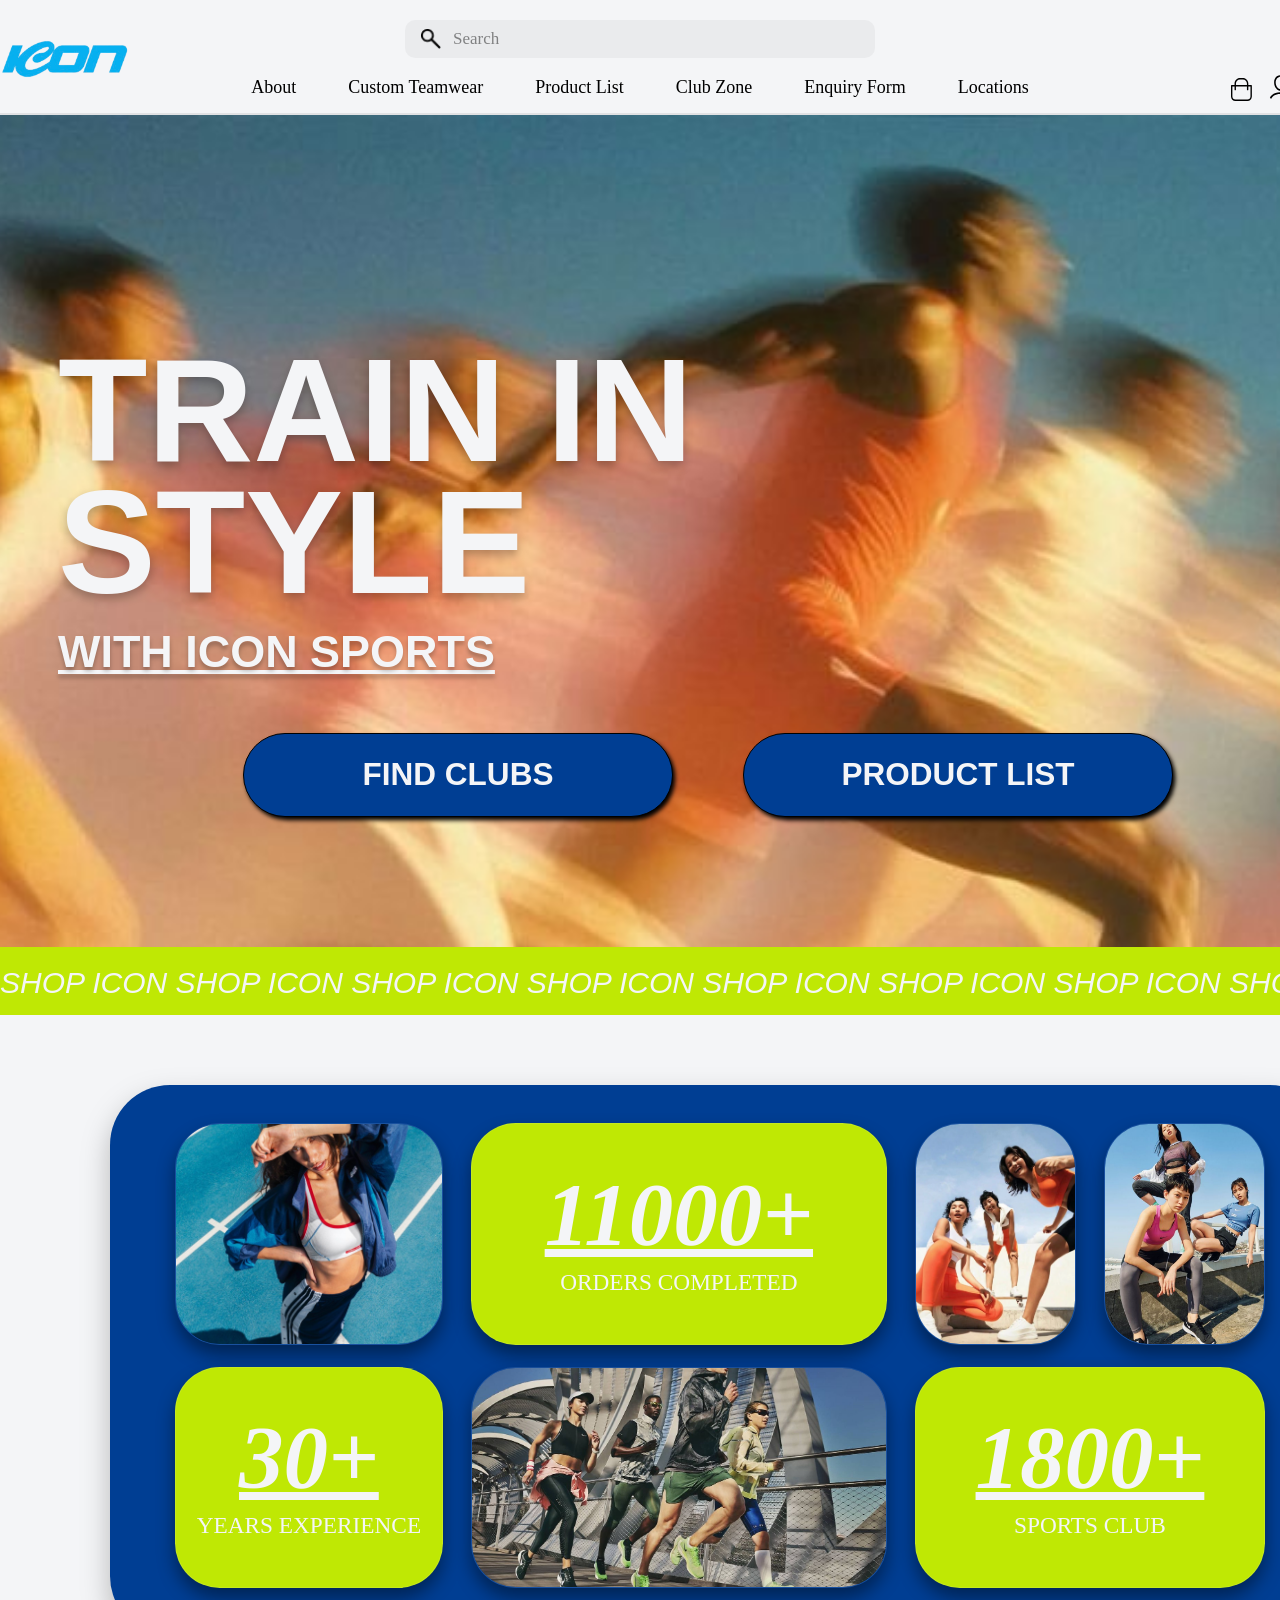
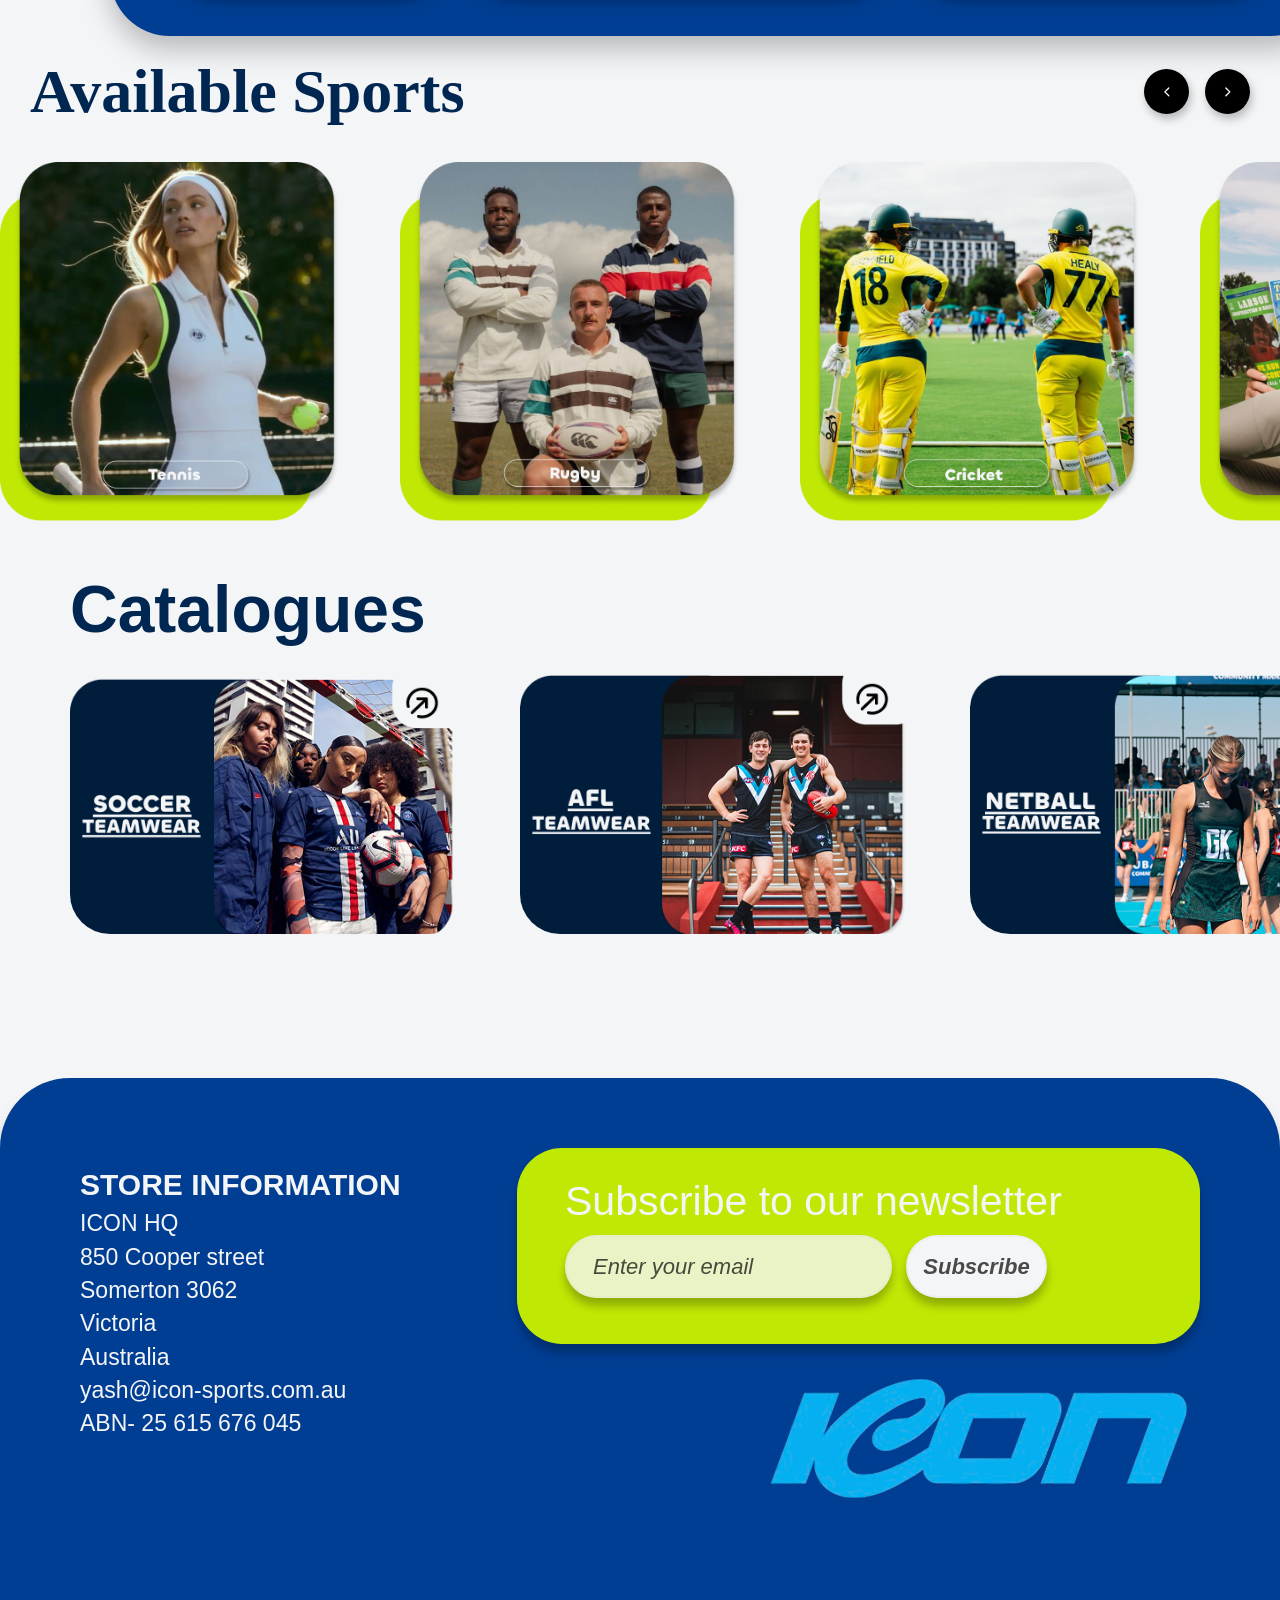
<file: index.html>
<!DOCTYPE html>
<html lang="en">
<head>
  <meta charset="UTF-8">
  <meta name="viewport" content="width=device-width, initial-scale=1.0">
  <title>ICON SPORTSWEAR</title>

  <!-- CSS -->
  <link rel="stylesheet" href="css/style.css">
  <link rel="stylesheet" href="css/navbar.css">


  <!-- Fonts -->
  <link rel="stylesheet" href="./fonts/poppins.css">
  <link rel="stylesheet" href="./fonts/chillax.css">
</head>

<body>

<body>

<section class="hero">

<nav class="shop-navbar">

  <div class="navbar-top">

    <!-- MOBILE HAMBURGER -->
    <img src="assets/tab.png" alt="Menu" class="mobile-menu-icon">

    <!-- LOGO -->
    <a href="index.html" class="logo-link">
      <img src="assets/icon-logo.png" alt="ICON logo" class="shop-logo">
    </a>

    <!-- SEARCH BAR (DESKTOP) -->
    <div class="nav-search">
      <img src="assets/search.png" alt="Search icon">
      <input type="text" placeholder="Search">
    </div>

    <!-- RIGHT ICONS -->
    <div class="nav-actions">

      <a href="cart-page.html">
        <img src="assets/shopping cart.svg" alt="Cart">
      </a>

      <a href="#">
        <img src="assets/profile.svg" alt="Profile">
      </a>

    </div>

  </div>

  <!-- DESKTOP NAVIGATION -->
  <div class="navbar-tabs">

    <a href="index.html">About</a>

    <a href="#">Custom Teamwear</a>

    <a href="product-list.html">Product List</a>

    <a href="#">Club Zone</a>

    <a href="#">Enquiry Form</a>

    <a href="#">Locations</a>

  </div>

</nav>

<!-- MOBILE MENU -->

<div class="mobile-menu-overlay" id="mobileMenuOverlay">

  <div class="mobile-menu-panel">

    <button class="mobile-menu-close" id="mobileMenuClose">
      ×
    </button>

    <a href="index.html">
      About
      <span>›</span>
    </a>

    <a href="#">
      Custom Teamwear
      <span>›</span>
    </a>

    <a href="product-list.html">
      Product List
      <span>›</span>
    </a>

    <a href="#">
      Club Zone
      <span>›</span>
    </a>

    <a href="#">
      Enquiry Form
      <span>›</span>
    </a>

    <a href="#">
      Locations
      <span>›</span>
    </a>

  </div>

</div>

<!-- HERO SECTION -->
<section class="hero-section">

  <!-- HERO IMAGE -->
  <img src="assets/hero-runner.jpg"
       alt="Running campaign"
       class="hero-image">

  <!-- HERO CONTENT -->
  <div class="hero-overlay">

    <h1 class="hero-title">
      TRAIN IN<br>
      STYLE
    </h1>

    <p class="hero-subtitle">
      WITH ICON SPORTS
    </p>

    <!-- BUTTONS -->
    <div class="hero-buttons">

      <a href="#" class="hero-btn">
        FIND CLUBS
      </a>

      <a href="product-list.html" class="hero-btn">
        PRODUCT LIST
      </a>

    </div>

  </div>

  <!-- GREEN MOVING STRIP -->
  <div class="hero-strip">

    <div class="hero-strip-track">

      <p>
        SHOP ICON SHOP ICON SHOP ICON SHOP ICON SHOP ICON SHOP ICON SHOP ICON SHOP ICON SHOP ICON SHOP ICON
      </p>

      <p>
        SHOP ICON SHOP ICON SHOP ICON SHOP ICON SHOP ICON SHOP ICON SHOP ICON SHOP ICON SHOP ICON SHOP ICON
      </p>

    </div>

  </div>

</section>

<section class="stats-section">

  <div class="stats-box">

    <!-- TOP ROW -->
    <div class="stats-top-row">

      <img src="assets/cardpic1.jpg" class="stats-img card-small" alt="Sports image">

      <div class="stats-card card-medium">
        <h2>11000+</h2>
        <p>ORDERS COMPLETED</p>
      </div>

      <div class="small-image-group card-large">
        <img src="assets/cardpic3.jpg" class="stats-img" alt="Sports image">
        <img src="assets/cardpic4.jpg" class="stats-img" alt="Sports image">
      </div>

    </div>

    <!-- BOTTOM ROW -->
    <div class="stats-bottom-row">

      <div class="stats-card card-small">
        <h2>30+</h2>
        <p>YEARS EXPERIENCE</p>
      </div>

      <img src="assets/cardpic2.jpg" class="stats-img card-medium" alt="Sports image">

      <div class="stats-card card-large">
        <h2>1800+</h2>
        <p>SPORTS CLUB</p>
      </div>

    </div>

  </div>

</section>

<section class="available-sports-section">

  <div class="available-sports-header">
    <h2>Available Sports</h2>

    <div class="sports-arrows">
      <button id="sportsPrev" class="sports-arrow">
        <img src="assets/arrow-left.svg" alt="Previous">
      </button>

      <button id="sportsNext" class="sports-arrow">
        <img src="assets/arrow-right.svg" alt="Next">
      </button>
    </div>
  </div>

  <div class="sports-slider-window">
    <div class="sports-slider-track" id="sportsTrack">

      <img src="assets/tennis.png" class="sport-card-img" alt="Tennis">
      <img src="assets/rugby.png" class="sport-card-img" alt="Rugby">
      <img src="assets/cricket.png" class="sport-card-img" alt="Cricket">
      <img src="assets/golf.png" class="sport-card-img" alt="Golf">
      <img src="assets/netball.png" class="sport-card-img" alt="Netball">
      <img src="assets/soccer.png" class="sport-card-img" alt="Soccer">

    </div>
  </div>

</section>

<section class="catalogue-section">

  <h2 class="catalogue-title">Catalogues</h2>

  <div class="catalogue-cards">

    <!-- SOCCER -->
    <a 
      href="https://iconsportsauredesign-static.myshopblocks.com/uploads/45978dbef8d4a3a29b9b5590f500cb5b/ICONSPORTSSOCCERCATALOGUE.pdf"
      target="_blank"
      class="catalogue-card"
    >
      <img src="assets/soccer-teamwear.png" alt="Soccer Teamwear">
    </a>

    <!-- AFL -->
    <a 
      href="https://iconsportsauredesign-static.myshopblocks.com/uploads/429f9da803611c12b6f3edb1c2d0273a/AFLTEAMWEARCATALOGUE.pdf"
      target="_blank"
      class="catalogue-card"
    >
      <img src="assets/afl-teamwear.png" alt="AFL Teamwear">
    </a>

    <!-- NETBALL -->
    <a 
      href="https://iconsportsauredesign-static.myshopblocks.com/uploads/d810b29958efb97ae1ff22b8df98b2cd/NETBALLTEAMWEARCATALOGUE.pdf"
      target="_blank"
      class="catalogue-card"
    >
      <img src="assets/netball-teamwear.png" alt="Netball Teamwear">
    </a>

  </div>

</section>

<footer class="footer">

  <div class="store-info">
    <h3>STORE INFORMATION</h3>
    <p>
      ICON HQ<br>
      850 Cooper street<br>
      Somerton 3062<br>
      Victoria<br>
      Australia<br>
      yash@icon-sports.com.au<br>
      ABN- 25 615 676 045
    </p>
  </div>

  <div class="newsletter">
    <h3>Subscribe to our newsletter</h3>

    <form class="newsletter-form">
      <input type="email" placeholder="Enter your email">
      <button type="submit">Subscribe</button>
    </form>
  </div>

  <img src="assets/icon-logo.png" alt="ICON logo" class="footer-logo">

</footer>

<script src="script.js"></script>

</body>
</html>
</file>
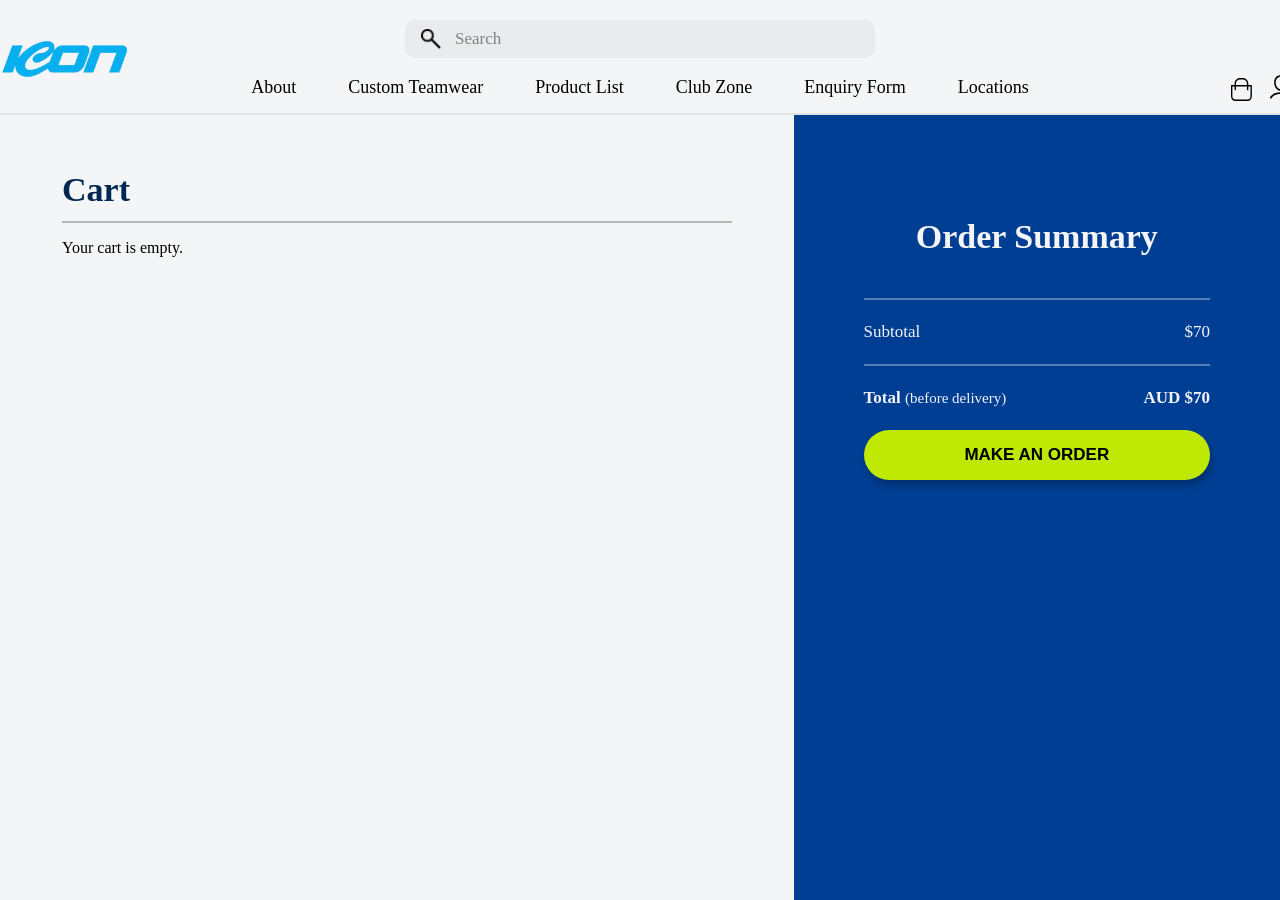
<file: cart-page.html>
<!DOCTYPE html>
<html lang="en">
<head>
  <meta charset="UTF-8">
  <meta name="viewport" content="width=device-width, initial-scale=1.0">
  <title>Cart | ICON SPORTSWEAR</title>

  <link rel="stylesheet" href="css/navbar.css">
  <link rel="stylesheet" href="css/cart.css">

  <link rel="stylesheet" href="./fonts/poppins.css">
  <link rel="stylesheet" href="./fonts/chillax.css">
</head>

<body class="cart-page-body">

 <nav class="shop-navbar">

  <div class="navbar-top">

    <!-- MOBILE HAMBURGER -->
    <img src="assets/tab.png" alt="Menu" class="mobile-menu-icon">

    <!-- LOGO -->
    <a href="index.html" class="logo-link">
      <img src="assets/icon-logo.png" alt="ICON logo" class="shop-logo">
    </a>

    <!-- SEARCH BAR (DESKTOP) -->
    <div class="nav-search">
      <img src="assets/search.png" alt="Search icon">
      <input type="text" placeholder="Search">
    </div>

    <!-- RIGHT ICONS -->
    <div class="nav-actions">

      <a href="cart-page.html">
        <img src="assets/shopping cart.svg" alt="Cart">
      </a>

      <a href="#">
        <img src="assets/profile.svg" alt="Profile">
      </a>

    </div>

  </div>

  <!-- DESKTOP NAVIGATION -->
  <div class="navbar-tabs">

    <a href="index.html">About</a>

    <a href="#">Custom Teamwear</a>

    <a href="product-list.html">Product List</a>

    <a href="#">Club Zone</a>

    <a href="#">Enquiry Form</a>

    <a href="#">Locations</a>

  </div>

</nav>

<!-- MOBILE MENU -->

<div class="mobile-menu-overlay" id="mobileMenuOverlay">

  <div class="mobile-menu-panel">

    <button class="mobile-menu-close" id="mobileMenuClose">
      ×
    </button>

    <a href="index.html">
      About
      <span>›</span>
    </a>

    <a href="#">
      Custom Teamwear
      <span>›</span>
    </a>

    <a href="product-list.html">
      Product List
      <span>›</span>
    </a>

    <a href="#">
      Club Zone
      <span>›</span>
    </a>

    <a href="#">
      Enquiry Form
      <span>›</span>
    </a>

    <a href="#">
      Locations
      <span>›</span>
    </a>

  </div>

</div>

<main class="cart-page">

  <section class="cart-left">

    <div id="cartProducts"></div>

  </section>

  <aside class="order-summary">

    <h2>Order Summary</h2>

    <div class="summary-line"></div>

    <div class="summary-row">
      <span>Subtotal</span>
      <span>$70</span>
    </div>

    <div class="summary-line"></div>

    <div class="summary-row total-row">
      <span>Total <small>(before delivery)</small></span>
      <span>AUD $70</span>
    </div>

    <a href="checkout.html" class="order-btn">
      MAKE AN ORDER
    </a>


  </aside>


</main>

<script src="script.js"></script>

<script>
  function renderCartPage() {
    const cart = JSON.parse(localStorage.getItem("cart")) || [];
    const cartProducts = document.getElementById("cartProducts");

    if (cart.length === 0) {
      cartProducts.innerHTML = `
        <h1>Cart</h1>
        <p>Your cart is empty.</p>
      `;
      return;
    }

    cartProducts.innerHTML = `
      <h1>Cart</h1>
      ${cart.map((item, index) => `
        <div class="cart-product">
          <img src="${item.image}" alt="${item.name}">

          <div class="cart-product-info">
            <h2>${item.name.toUpperCase()}</h2>
            <button class="remove-cart-item" data-index="${index}">
              Remove
            </button>
          </div>

          <div class="cart-product-size">
            <label>SIZE:</label>
            <select class="cart-size-select" data-index="${index}">
              <option ${item.size === "S" ? "selected" : ""}>S</option>
              <option ${item.size === "M" ? "selected" : ""}>M</option>
              <option ${item.size === "L" ? "selected" : ""}>L</option>
              <option ${item.size === "XL" ? "selected" : ""}>XL</option>
              <option ${item.size === "XXL" ? "selected" : ""}>XXL</option>
            </select>
          </div>

          <div class="cart-product-qty">
            <label>QTY:</label>
            <select class="cart-qty-select" data-index="${index}">
              ${[1,2,3,4,5,6,7,8,9,10].map(qty => `
                <option value="${qty}" ${item.quantity === qty ? "selected" : ""}>
                  ${qty}
                </option>
              `).join("")}
            </select>
          </div>

          <p class="cart-product-price">$${item.price * item.quantity}</p>
        </div>
      `).join("")}

      <div class="cart-subtotal-row">
        <span>Subtotal</span>
        <span>$${getSubtotal(cart)}</span>
      </div>

      <div class="voucher-section">
        <h2>Voucher Code</h2>

        <form class="voucher-form">
          <input type="text" placeholder="Add a discount code">
          <button type="submit">Apply</button>
        </form>
      </div>
    `;

    updateOrderSummary(cart);
    attachCartEvents();
  }

  function getSubtotal(cart) {
    return cart.reduce((sum, item) => sum + item.price * item.quantity, 0);
  }

  function updateOrderSummary(cart) {
    const subtotal = getSubtotal(cart);

    document.querySelector(".summary-row span:last-child").textContent = `$${subtotal}`;
    document.querySelector(".total-row span:last-child").textContent = `AUD $${subtotal}`;
  }

  function attachCartEvents() {
    document.querySelectorAll(".remove-cart-item").forEach(button => {
      button.addEventListener("click", () => {
        let cart = JSON.parse(localStorage.getItem("cart")) || [];

        cart.splice(button.dataset.index, 1);

        localStorage.setItem("cart", JSON.stringify(cart));

        renderCartPage();
      });
    });

    document.querySelectorAll(".cart-size-select").forEach(select => {
      select.addEventListener("change", () => {
        let cart = JSON.parse(localStorage.getItem("cart")) || [];

        cart[select.dataset.index].size = select.value;

        localStorage.setItem("cart", JSON.stringify(cart));

        renderCartPage();
      });
    });

    document.querySelectorAll(".cart-qty-select").forEach(select => {
      select.addEventListener("change", () => {
        let cart = JSON.parse(localStorage.getItem("cart")) || [];

        cart[select.dataset.index].quantity = Number(select.value);

        localStorage.setItem("cart", JSON.stringify(cart));

        renderCartPage();
      });
    });
  }

  renderCartPage();

  const discountForm = document.querySelector(".discount-box, .voucher-form");

  if (discountForm) {
    discountForm.addEventListener("submit", (event) => {
      event.preventDefault();

      alert("Invalid discount code.");
    });
  }

</script>

</body>
</html>
</file>
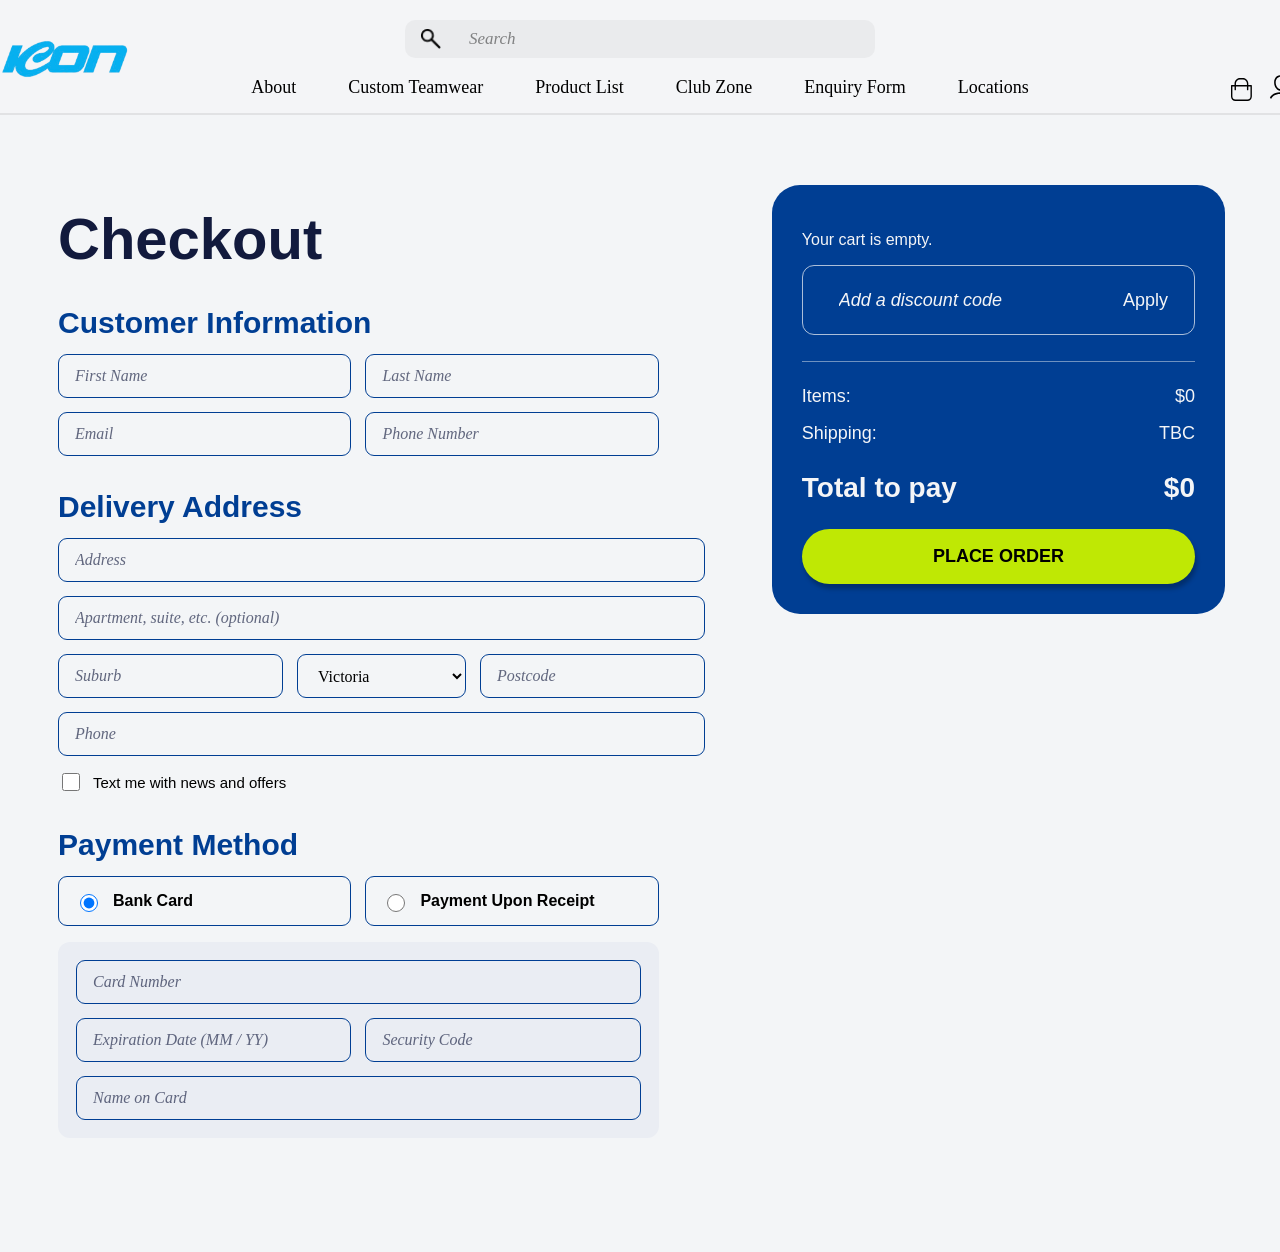
<file: checkout.html>
<!DOCTYPE html>
<html lang="en">
<head>
  <meta charset="UTF-8">
  <meta name="viewport" content="width=device-width, initial-scale=1.0">
  <title>Checkout | ICON SPORTSWEAR</title>

  <link rel="stylesheet" href="css/navbar.css">
  <link rel="stylesheet" href="css/checkout.css">

  <link rel="stylesheet" href="./fonts/poppins.css">
</head>

<body class="checkout-body">

<nav class="shop-navbar">

  <div class="navbar-top">

    <!-- MOBILE HAMBURGER -->
    <img src="assets/tab.png" alt="Menu" class="mobile-menu-icon">

    <!-- LOGO -->
    <a href="index.html" class="logo-link">
      <img src="assets/icon-logo.png" alt="ICON logo" class="shop-logo">
    </a>

    <!-- SEARCH BAR (DESKTOP) -->
    <div class="nav-search">
      <img src="assets/search.png" alt="Search icon">
      <input type="text" placeholder="Search">
    </div>

    <!-- RIGHT ICONS -->
    <div class="nav-actions">

      <a href="cart-page.html">
        <img src="assets/shopping cart.svg" alt="Cart">
      </a>

      <a href="#">
        <img src="assets/profile.svg" alt="Profile">
      </a>

    </div>

  </div>

  <!-- DESKTOP NAVIGATION -->
  <div class="navbar-tabs">

    <a href="index.html">About</a>

    <a href="#">Custom Teamwear</a>

    <a href="product-list.html">Product List</a>

    <a href="#">Club Zone</a>

    <a href="#">Enquiry Form</a>

    <a href="#">Locations</a>

  </div>

</nav>

<!-- MOBILE MENU -->

<div class="mobile-menu-overlay" id="mobileMenuOverlay">

  <div class="mobile-menu-panel">

    <button class="mobile-menu-close" id="mobileMenuClose">
      ×
    </button>

    <a href="index.html">
      About
      <span>›</span>
    </a>

    <a href="#">
      Custom Teamwear
      <span>›</span>
    </a>

    <a href="product-list.html">
      Product List
      <span>›</span>
    </a>

    <a href="#">
      Club Zone
      <span>›</span>
    </a>

    <a href="#">
      Enquiry Form
      <span>›</span>
    </a>

    <a href="#">
      Locations
      <span>›</span>
    </a>

  </div>

</div>

<main class="checkout-page">

  <section class="checkout-left">

    <h1>Checkout</h1>

    <section class="checkout-section">
      <h2>Customer Information</h2>

      <div class="form-grid two">
        <input type="text" placeholder="First Name">
        <input type="text" placeholder="Last Name">
        <input type="email" placeholder="Email">
        <input type="tel" placeholder="Phone Number">
      </div>
    </section>

    <section class="checkout-section">
      <h2>Delivery Address</h2>

      <div class="form-grid">
        <input class="full" type="text" placeholder="Address">
        <input class="full optional" type="text" placeholder="Apartment, suite, etc. (optional)">
        <input type="text" placeholder="Suburb">

        <select>
          <option>Victoria</option>
          <option>New South Wales</option>
          <option>Queensland</option>
          <option>Western Australia</option>
        </select>

        <input type="text" placeholder="Postcode">

        <input class="full" type="tel" placeholder="Phone">
      </div>

      <label class="checkbox-row">
        <input type="checkbox">
        <span>Text me with news and offers</span>
      </label>
    </section>

    <section class="checkout-section">
      <h2>Payment Method</h2>

      <div class="payment-options">
        <label class="payment-option">
          <input type="radio" name="payment" checked>
          <span>Bank Card</span>
        </label>

        <label class="payment-option">
          <input type="radio" name="payment">
          <span>Payment Upon Receipt</span>
        </label>
      </div>

      <div class="card-fields">
        <input class="full" type="text" placeholder="Card Number">

        <div class="form-grid two">
          <input type="text" placeholder="Expiration Date (MM / YY)">
          <input type="text" placeholder="Security Code">
        </div>

        <input class="full" type="text" placeholder="Name on Card">
      </div>
    </section>

  </section>

  <aside class="checkout-summary">

    <div class="summary-card">

   <div class="checkout-divider"></div>


    <div class="products-card">
      <div id="checkoutProducts"></div>
    </div>


    <div class="checkout-total-card">

      <form class="discount-box">
        <input type="text" placeholder="Add a discount code">
        <button type="submit">Apply</button>
      </form>

      <div class="summary-total-box">

        <div class="summary-line">
          <span>Items:</span>
          <span class="items-price">$0</span>
        </div>

        <div class="summary-line">
          <span>Shipping:</span>
          <span>TBC</span>
        </div>

        <div class="summary-final">
          <span>Total to pay</span>
          <span class="total-price">$0</span>
        </div>

      </div>

      <button class="place-order-btn" type="button" id="placeOrderBtn">
        PLACE ORDER
      </button>

    </div>

  </div>

  </aside>

</main>

<div class="order-popup" id="orderPopup">
  <div class="order-popup-box">
    <h2>Order Placed!</h2>
    <p>Thank you. Your order has been successfully submitted.</p>
    <a href="index.html">Back to Home</a>
  </div>
</div>

<script src="script.js"></script>

<script>
  function getCart() {
    return JSON.parse(localStorage.getItem("cart")) || [];
  }

  function getSubtotal(cart) {
    return cart.reduce((sum, item) => sum + item.price * item.quantity, 0);
  }

  function renderCheckoutSummary() {
    const cart = getCart();
    const checkoutProducts = document.getElementById("checkoutProducts");

    if (cart.length === 0) {
      checkoutProducts.innerHTML = "<p>Your cart is empty.</p>";
      document.querySelector(".items-price").textContent = "$0";
      document.querySelector(".total-price").textContent = "$0";
      return;
    }

    checkoutProducts.innerHTML = cart.map(item => `
      <div class="summary-product">
        <img src="${item.image}" alt="${item.name}">

        <div class="summary-info">
          <div class="product-top">
            <h3>${item.name.toUpperCase()}</h3>
          </div>

          <p class="product-price">AUD $${item.price} × ${item.quantity}</p>

          <div class="product-detail-row">
            <span>Size: ${item.size}</span>
            <span>Qty: ${item.quantity}</span>
          </div>
        </div>
      </div>
    `).join("");

    const subtotal = getSubtotal(cart);

    document.querySelector(".items-price").textContent = `$${subtotal}`;
    document.querySelector(".total-price").textContent = `$${subtotal}`;
  }

  const paymentRadios = document.querySelectorAll('input[name="payment"]');
  const cardFields = document.querySelector(".card-fields");

  paymentRadios.forEach((radio, index) => {
    radio.addEventListener("change", () => {
      if (index === 1 && radio.checked) {
        cardFields.classList.add("hidden");
      } else {
        cardFields.classList.remove("hidden");
      }
    });
  });

    function validateCheckoutForm() {
      const requiredFields = document.querySelectorAll(
        '.checkout-left input:not([type="checkbox"]):not(.optional), .checkout-left select'
      );

      for (const field of requiredFields) {
        if (field.closest(".card-fields")) {
          continue;
        }

    if (!field.value.trim()) {
      alert("Please fill out all required information before placing your order.");
      field.focus();
      return false;
    }
  }

    const bankCardSelected = paymentRadios[0].checked;

      if (bankCardSelected) {
        const cardInputs = cardFields.querySelectorAll("input");

        for (const input of cardInputs) {
          if (!input.value.trim()) {
            alert("Please fill out your card details before placing your order.");
            input.focus();
            return false;
          }
        }
      }

    return true;
  }

  const placeOrderBtn = document.getElementById("placeOrderBtn");
  const orderPopup = document.getElementById("orderPopup");

  placeOrderBtn.addEventListener("click", () => {
    const cart = getCart();

    if (cart.length === 0) {
      alert("Your cart is empty.");
      return;
    }

    if (!validateCheckoutForm()) {
      return;
    }

    orderPopup.classList.add("active");
    localStorage.removeItem("cart");
  });

  renderCheckoutSummary();

  const discountForm = document.querySelector(".discount-box, .voucher-form");

  if (discountForm) {
    discountForm.addEventListener("submit", (event) => {
      event.preventDefault();

      alert("Invalid discount code.");
    });
  }

</script>

</body>
</html>
</file>
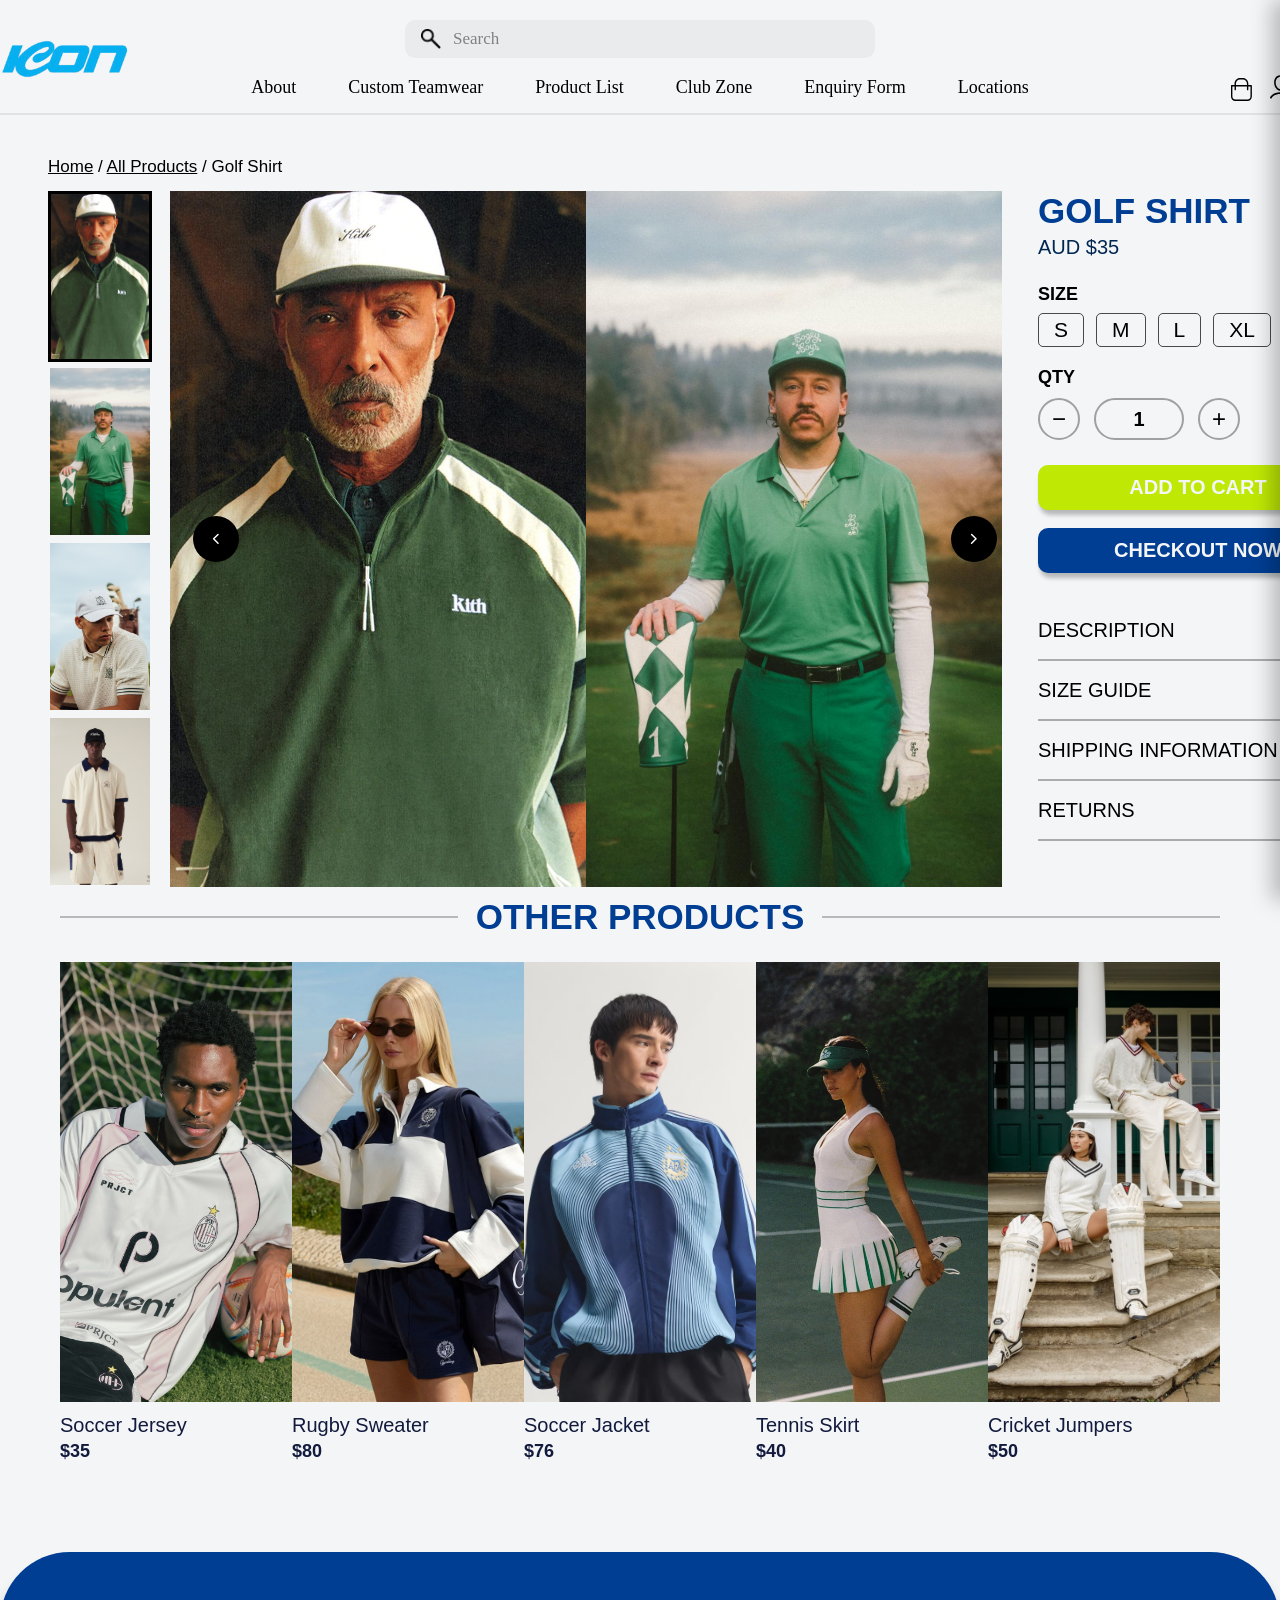
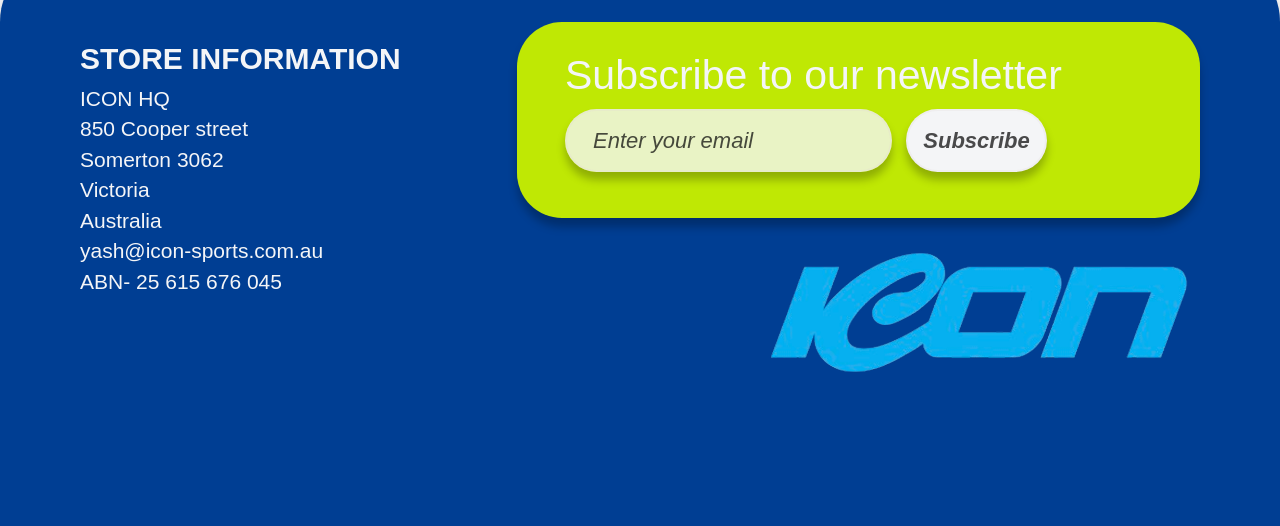
<file: product-detail1.html>
<!DOCTYPE html>
<html lang="en">
<head>
  <meta charset="UTF-8">
  <meta name="viewport" content="width=device-width, initial-scale=1.0">
  <title>Product List | ICON SPORTSWEAR</title>

  <link rel="stylesheet" href="css/product-detail.css">
    <link rel="stylesheet" href="css/navbar.css">
  <link rel="stylesheet" href="./fonts/poppins.css">
  <link rel="stylesheet" href="./fonts/chillax.css">
</head>

<body class="product-detail-page">
<nav class="shop-navbar">

  <div class="navbar-top">

    <!-- MOBILE HAMBURGER -->
    <img src="assets/tab.png" alt="Menu" class="mobile-menu-icon">

    <!-- LOGO -->
    <a href="index.html" class="logo-link">
      <img src="assets/icon-logo.png" alt="ICON logo" class="shop-logo">
    </a>

    <!-- SEARCH BAR (DESKTOP) -->
    <div class="nav-search">
      <img src="assets/search.png" alt="Search icon">
      <input type="text" placeholder="Search">
    </div>

    <!-- RIGHT ICONS -->
    <div class="nav-actions">

      <a href="cart-page.html">
        <img src="assets/shopping cart.svg" alt="Cart">
      </a>

      <a href="#">
        <img src="assets/profile.svg" alt="Profile">
      </a>

    </div>

  </div>

  <!-- DESKTOP NAVIGATION -->
  <div class="navbar-tabs">

    <a href="index.html">About</a>

    <a href="#">Custom Teamwear</a>

    <a href="product-list.html">Product List</a>

    <a href="#">Club Zone</a>

    <a href="#">Enquiry Form</a>

    <a href="#">Locations</a>

  </div>

</nav>

<!-- MOBILE MENU -->

<div class="mobile-menu-overlay" id="mobileMenuOverlay">

  <div class="mobile-menu-panel">

    <button class="mobile-menu-close" id="mobileMenuClose">
      ×
    </button>

    <a href="index.html">
      About
      <span>›</span>
    </a>

    <a href="#">
      Custom Teamwear
      <span>›</span>
    </a>

    <a href="product-list.html">
      Product List
      <span>›</span>
    </a>

    <a href="#">
      Club Zone
      <span>›</span>
    </a>

    <a href="#">
      Enquiry Form
      <span>›</span>
    </a>

    <a href="#">
      Locations
      <span>›</span>
    </a>

  </div>

</div>

<section class="product-detail-section">

  <div class="breadcrumb">
    <a href="index.html">Home</a> / 
    <a href="product-list.html">All Products</a> / 
    <span>Golf Shirt</span>
  </div>

  <div class="product-detail-layout">

    <!-- LEFT THUMBNAILS -->
    <div class="thumbnail-column">
      <img src="assets/golf-shirt1.jpg" class="thumbnail active-thumb" alt="Golf shirt view 1">
      <img src="assets/golf-shirt2.jpg" class="thumbnail" alt="Golf shirt view 2">
      <img src="assets/golf-shirt3.jpg" class="thumbnail" alt="Golf shirt view 3">
      <img src="assets/golf-shirt4.jpg" class="thumbnail" alt="Golf shirt view 4">
    </div>

  <!-- MIDDLE THUMBNAILS -->
  <div class="main-gallery">

    <button class="gallery-arrow left-arrow">
      <img src="assets/arrow-left.svg" alt="Previous image">
    </button>

    <div class="big-image-row">
      <img src="assets/golf-shirt1.jpg"
          class="big-product-image"
          alt="Golf Shirt large view 1">

      <img src="assets/golf-shirt2.jpg"
          class="big-product-image"
          alt="Golf Shirt large view 2">
    </div>

    <button class="gallery-arrow right-arrow">
      <img src="assets/arrow-right.svg" alt="Next image">
    </button>

  </div>

    <!-- RIGHT INFORMATION -->
    <div class="product-info">
        <h1>GOLF SHIRT</h1>
        <p class="price">AUD $35</p>

        <p class="size-label">SIZE</p>

        <div class="size-options">
          <button data-size="S">S</button>
          <button data-size="M">M</button>
          <button data-size="L">L</button>
          <button data-size="XL">XL</button>
          <button data-size="XXL">XXL</button>
        </div>

        <p class="qty-label">QTY</p>

        <div class="quantity-selector">

          <button id="minusQty" class="qty-btn">
            −
          </button>

          <div class="qty-display">
            <span id="qtyValue">1</span>
          </div>

          <button id="plusQty" class="qty-btn">
            +
          </button>

        </div>

        <button class="add-cart-btn" id="addCartBtn">
          ADD TO CART
        </button>
        <a href="#" class="checkout-btn" id="checkoutNowBtn">
          CHECKOUT NOW
        </a>
<div class="product-accordion">

  <div class="accordion-item">
    <button class="accordion-header">
      DESCRIPTION
      <span>+</span>
    </button>
    <div class="accordion-content">
      <p>A classic golf shirt designed for everyday comfort, breathable movement, and effortless styling. Made with a soft lightweight fabric, perfect for both casual wear and teamwear.</p>
    </div>
  </div>

  <div class="accordion-item">
    <button class="accordion-header">
      SIZE GUIDE
      <span>+</span>
    </button>
    <div class="accordion-content">
      <p>Length of size S, bust to hem: 70 cm / 27.5 in.</p>
      <p>Model is wearing size S.</p>
      <p>Model’s details:</p>
      <p>Dress size: AU 6</p>
      <p>Height: 162 cm</p>
      <p>Bust: 78.5 cm</p>
      <p>Waist: 60 cm</p>
      <p>Hips: 91 cm</p>
    </div>
  </div>

  <div class="accordion-item">
    <button class="accordion-header">
      SHIPPING INFORMATION
      <span>+</span>
    </button>
    <div class="accordion-content">
      <p>Standard shipping usually takes 3–7 business days depending on your location.</p>
      <p>Express shipping is available at checkout for faster delivery.</p>
      <p>Orders are processed within 1–2 business days.</p>
    </div>
  </div>

  <div class="accordion-item">
    <button class="accordion-header">
      RETURNS
      <span>+</span>
    </button>
    <div class="accordion-content">
      <p>Items can be returned within 14 days of delivery as long as they are unworn, unwashed, and in their original condition.</p>
      <p>Return shipping costs are the customer’s responsibility unless the item is faulty.</p>
      <p>Once received and approved, refunds will be processed back to the original payment method.</p>
    </div>
  </div>

</div>
       
            </div>
        </div>
    </div>

</section>

<section class="related-products-section">

  <div class="related-header">
    <div class="line"></div>
    <h2>OTHER PRODUCTS</h2>
    <div class="line"></div>
  </div>

    <div class="related-products-grid">

        <a href="product-detail-4.html" class="related-card">
          <img src="assets/soccer-jersey1.jpg" alt="Soccer Jersey">
          <h3>Soccer Jersey</h3>
          <span>$35</span>
        </a>

        <a href="product-detail.html" class="related-card">
          <img src="assets/rugby-sweater.jpg" alt="Rugby Sweater">
          <h3>Rugby Sweater</h3>
          <span>$80</span>
        </a>

        <a href="product-detail-2.html" class="related-card">
          <img src="assets/soccer-jacket1.avif" alt="Soccer Jacket">
          <h3>Soccer Jacket</h3>
          <span>$76</span>
        </a>

        <a href="product-detail-3.html" class="related-card">
          <img src="assets/tennis-skirt.jpg" alt="Tennis Skirt">
          <h3>Tennis Skirt</h3>
          <span>$40</span>
        </a>

        <a href="product-detail-4.html" class="related-card">
          <img src="assets/Cricket-jumpers.jpg" alt="Cricket Jumpers">
          <h3>Cricket Jumpers</h3>
          <span>$50</span>
        </a>

    </div>

  </div>
<!-- NOTES: Change the picture for other products -->
</section>

<div class="cart-overlay" id="cartOverlay"></div>

<div class="cart-popup" id="cartPopup">

  <button class="close-cart" id="closeCartBtn">&times;</button>

  <h2>Your Cart</h2>

  <div class="cart-items">
    <!-- JS inserts products here -->
  </div>

  <div class="cart-footer">

    <div class="subtotal-row">
      <span>Subtotal</span>
      <span>AUD $0</span>
    </div>

    <a href="checkout.html" class="cart-checkout-btn">
      CHECKOUT NOW
    </a>

  </div>

</div>

<footer class="footer">

  <div class="store-info">
    <h3>STORE INFORMATION</h3>
    <p>
      ICON HQ<br>
      850 Cooper street<br>
      Somerton 3062<br>
      Victoria<br>
      Australia<br>
      yash@icon-sports.com.au<br>
      ABN- 25 615 676 045
    </p>
  </div>

  <div class="newsletter">
    <h3>Subscribe to our newsletter</h3>

    <form class="newsletter-form">
      <input type="email" placeholder="Enter your email">
      <button type="submit">Subscribe</button>
    </form>
  </div>

  <img src="assets/icon-logo.png" alt="ICON logo" class="footer-logo">

</footer>

<script src="script.js"></script>

<script>
  const addCartBtn = document.getElementById("addCartBtn");
  const cartPopup = document.getElementById("cartPopup");
  const cartOverlay = document.getElementById("cartOverlay");
  const closeCartBtn = document.getElementById("closeCartBtn");

  let selectedSize = null;
  let quantity = 1;

  /* SIZE SELECTOR */
  const sizeButtons = document.querySelectorAll(".size-options button");

  sizeButtons.forEach(button => {
    button.addEventListener("click", () => {
      sizeButtons.forEach(btn => btn.classList.remove("active-size"));
      button.classList.add("active-size");
      selectedSize = button.dataset.size;
    });
  });

  /* QUANTITY SELECTOR */
  const minusQty = document.getElementById("minusQty");
  const plusQty = document.getElementById("plusQty");
  const qtyValue = document.getElementById("qtyValue");

  qtyValue.textContent = quantity;

  plusQty.addEventListener("click", () => {
    quantity++;
    qtyValue.textContent = quantity;
  });

  minusQty.addEventListener("click", () => {
    if (quantity > 1) {
      quantity--;
      qtyValue.textContent = quantity;
    }
  });

  /* CART POPUP RENDER */
  function renderCartPopup() {
    const cart = JSON.parse(localStorage.getItem("cart")) || [];

    const cartItems = document.querySelector(".cart-items");
    const subtotalRow = document.querySelector(".subtotal-row");

    if (cart.length === 0) {
      cartItems.innerHTML = "<p>Your cart is empty.</p>";
      subtotalRow.innerHTML = "<span>Subtotal</span><span>AUD $0</span>";
      return;
    }

    const subtotal = cart.reduce((sum, product) => {
      return sum + product.price * product.quantity;
    }, 0);

    cartItems.innerHTML = cart.map((item, index) => `
      <div class="cart-popup-item">
        <img src="${item.image}" alt="${item.name}">

        <div class="cart-item-info">
          <h3>${item.name}</h3>

          <button class="remove-item" data-index="${index}">
            Remove
          </button>

          <div class="cart-mini-options">
            <button class="mini-select" data-type="size" data-index="${index}">
              <span>Size: ${item.size}</span>
              <span class="mini-arrow">⌄</span>
            </button>

            <button class="mini-select" data-type="qty" data-index="${index}">
              <span>Qty: ${item.quantity}</span>
              <span class="mini-arrow">⌄</span>
            </button>
          </div>

          <p>AUD $${item.price} × ${item.quantity}</p>
        </div>
      </div>
    `).join("");

    subtotalRow.innerHTML = `
      <span>Subtotal</span>
      <span>AUD $${subtotal}</span>
    `;

    document.querySelectorAll(".remove-item").forEach(button => {
      button.addEventListener("click", () => {
        const index = button.dataset.index;

        cart.splice(index, 1);

        localStorage.setItem("cart", JSON.stringify(cart));

        renderCartPopup();
      });
    });

    document.querySelectorAll(".mini-select").forEach(button => {
      button.addEventListener("click", () => {
        const index = button.dataset.index;
        const type = button.dataset.type;

        if (type === "size") {
          const newSize = prompt("Choose size: S, M, L, XL, XXL", cart[index].size);

          if (newSize) {
            const cleanSize = newSize.toUpperCase();

            if (["S", "M", "L", "XL", "XXL"].includes(cleanSize)) {
              cart[index].size = cleanSize;
            } else {
              alert("Please enter a valid size: S, M, L, XL, or XXL.");
              return;
            }
          }
        }

        if (type === "qty") {
          const newQty = prompt("Enter quantity", cart[index].quantity);

          if (newQty) {
            const cleanQty = parseInt(newQty);

            if (cleanQty > 0) {
              cart[index].quantity = cleanQty;
            } else {
              alert("Quantity must be at least 1.");
              return;
            }
          }
        }

        localStorage.setItem("cart", JSON.stringify(cart));
        renderCartPopup();
      });
    });
  }

  /* ADD PRODUCT TO CART */
  function addProductToCart() {
    const product = {
      id: "golf-shirt",
      name: "Golf Shirt",
      price: 35,
      size: selectedSize,
      image: "assets/golf-shirt1.jpg",
      quantity: quantity
    };

    let cart = JSON.parse(localStorage.getItem("cart")) || [];

    const existingProduct = cart.find(item =>
      item.id === product.id && item.size === product.size
    );

    if (existingProduct) {
      existingProduct.quantity += quantity;
    } else {
      cart.push(product);
    }

    localStorage.setItem("cart", JSON.stringify(cart));
  }

  /* ADD TO CART BUTTON */
  addCartBtn.addEventListener("click", () => {
    if (!selectedSize) {
      alert("Please choose a size first.");
      return;
    }

    addProductToCart();
    renderCartPopup();

    cartPopup.classList.add("active");
    cartOverlay.classList.add("active");
  });

  closeCartBtn.addEventListener("click", () => {
    cartPopup.classList.remove("active");
    cartOverlay.classList.remove("active");
  });

  cartOverlay.addEventListener("click", () => {
    cartPopup.classList.remove("active");
    cartOverlay.classList.remove("active");
  });

const galleryImages = [
  "assets/golf-shirt1.jpg",
  "assets/golf-shirt2.jpg",
  "assets/golf-shirt3.jpg",
  "assets/golf-shirt4.jpg"
];

let currentIndex = 0;

const bigImages = document.querySelectorAll(".big-product-image");
const thumbnails = document.querySelectorAll(".thumbnail");

const leftArrow = document.querySelector(".left-arrow");
const rightArrow = document.querySelector(".right-arrow");

function updateGallery() {

  const first = currentIndex;
  const second = (currentIndex + 1) % galleryImages.length;

  /* Desktop */
  if (bigImages.length >= 2) {
    bigImages[0].src = galleryImages[first];
    bigImages[1].src = galleryImages[second];
  }

  /* Mobile */
  if (bigImages.length === 1) {
    bigImages[0].src = galleryImages[first];
  }

  thumbnails.forEach((thumb, index) => {
    thumb.classList.toggle(
      "active-thumb",
      index === currentIndex
    );
  });
}

if (window.innerWidth <= 430) {
  const bigImageRow = document.querySelector(".big-image-row");

  bigImageRow.innerHTML = galleryImages.map(src => `
    <img src="${src}" class="big-product-image">
  `).join("");
}

rightArrow?.addEventListener("click", () => {
  currentIndex =
    (currentIndex + 1) % galleryImages.length;

  updateGallery();
});

leftArrow?.addEventListener("click", () => {
  currentIndex =
    (currentIndex - 1 + galleryImages.length)
    % galleryImages.length;

  updateGallery();
});

thumbnails.forEach((thumb, index) => {
  thumb.addEventListener("click", () => {
    currentIndex = index;
    updateGallery();
  });
});

updateGallery();

  /* ACCORDION */
  const accordionHeaders = document.querySelectorAll(".accordion-header");

  accordionHeaders.forEach(header => {
    header.addEventListener("click", () => {
      const content = header.nextElementSibling;
      const icon = header.querySelector("span");

      content.classList.toggle("active");

      if (content.classList.contains("active")) {
        icon.textContent = "−";
      } else {
        icon.textContent = "+";
      }
    });
  });

  /* CHECKOUT NOW */
  const checkoutNowBtn = document.getElementById("checkoutNowBtn");

  checkoutNowBtn.addEventListener("click", (event) => {
    event.preventDefault();

    if (!selectedSize) {
      alert("Please choose a size first.");
      return;
    }

    addProductToCart();

    window.location.href = "checkout.html";
  });
</script>

</body>
</html>
</file>
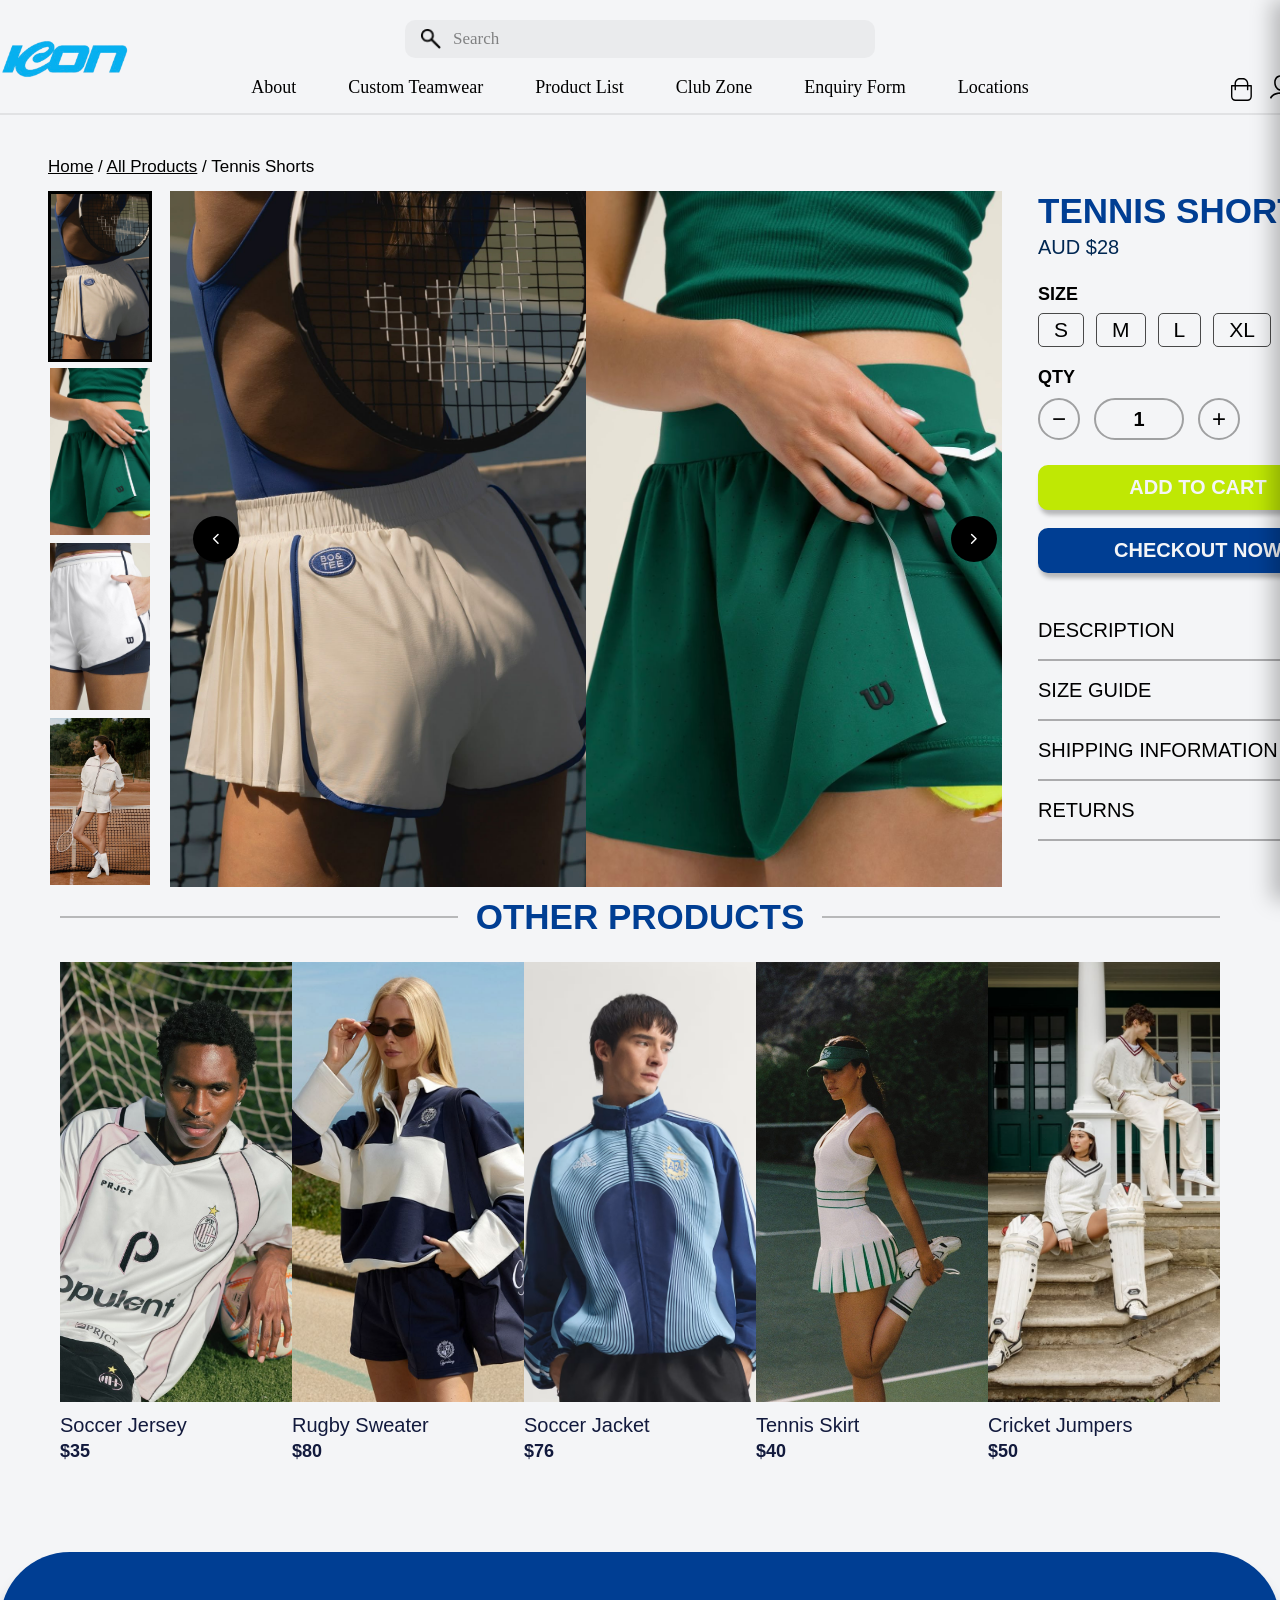
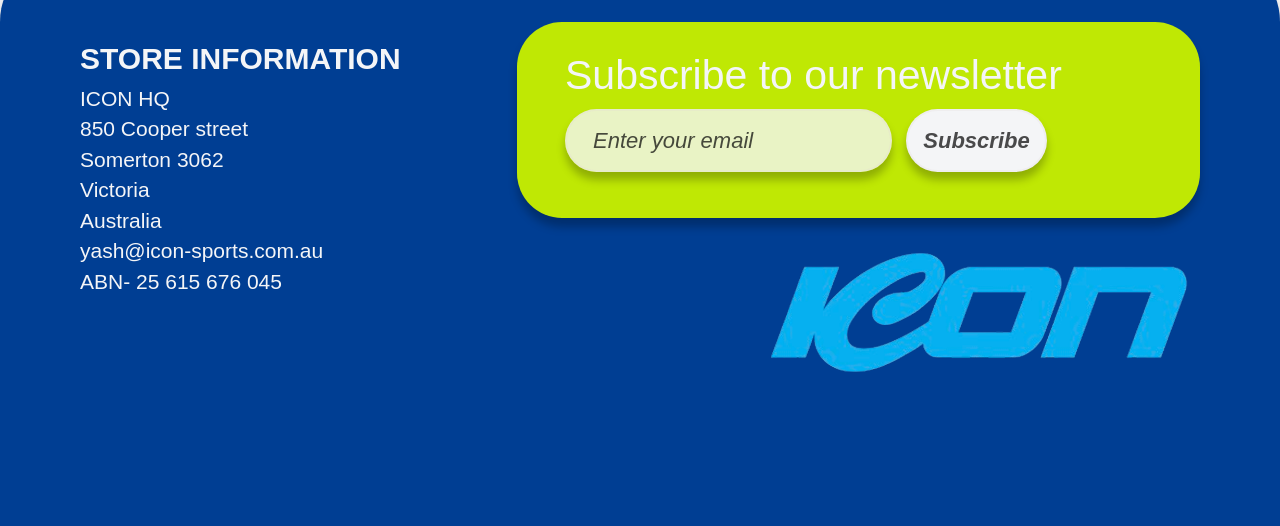
<file: product-detail2.html>
<!DOCTYPE html>
<html lang="en">
<head>
  <meta charset="UTF-8">
  <meta name="viewport" content="width=device-width, initial-scale=1.0">
  <title>Product List | ICON SPORTSWEAR</title>

  <link rel="stylesheet" href="css/product-detail.css">
    <link rel="stylesheet" href="css/navbar.css">
  <link rel="stylesheet" href="./fonts/poppins.css">
  <link rel="stylesheet" href="./fonts/chillax.css">
</head>

<body class="product-detail-page">
<nav class="shop-navbar">

  <div class="navbar-top">

    <!-- MOBILE HAMBURGER -->
    <img src="assets/tab.png" alt="Menu" class="mobile-menu-icon">

    <!-- LOGO -->
    <a href="index.html" class="logo-link">
      <img src="assets/icon-logo.png" alt="ICON logo" class="shop-logo">
    </a>

    <!-- SEARCH BAR (DESKTOP) -->
    <div class="nav-search">
      <img src="assets/search.png" alt="Search icon">
      <input type="text" placeholder="Search">
    </div>

    <!-- RIGHT ICONS -->
    <div class="nav-actions">

      <a href="cart-page.html">
        <img src="assets/shopping cart.svg" alt="Cart">
      </a>

      <a href="#">
        <img src="assets/profile.svg" alt="Profile">
      </a>

    </div>

  </div>

  <!-- DESKTOP NAVIGATION -->
  <div class="navbar-tabs">

    <a href="index.html">About</a>

    <a href="#">Custom Teamwear</a>

    <a href="product-list.html">Product List</a>

    <a href="#">Club Zone</a>

    <a href="#">Enquiry Form</a>

    <a href="#">Locations</a>

  </div>

</nav>

<!-- MOBILE MENU -->

<div class="mobile-menu-overlay" id="mobileMenuOverlay">

  <div class="mobile-menu-panel">

    <button class="mobile-menu-close" id="mobileMenuClose">
      ×
    </button>

    <a href="index.html">
      About
      <span>›</span>
    </a>

    <a href="#">
      Custom Teamwear
      <span>›</span>
    </a>

    <a href="product-list.html">
      Product List
      <span>›</span>
    </a>

    <a href="#">
      Club Zone
      <span>›</span>
    </a>

    <a href="#">
      Enquiry Form
      <span>›</span>
    </a>

    <a href="#">
      Locations
      <span>›</span>
    </a>

  </div>

</div>

<section class="product-detail-section">

  <div class="breadcrumb">
    <a href="index.html">Home</a> / 
    <a href="product-list.html">All Products</a> / 
    <span>Tennis Shorts</span>
  </div>

  <div class="product-detail-layout">

    <!-- LEFT THUMBNAILS -->
    <div class="thumbnail-column">
      <img src="assets/tennis-shorts1.jpg" class="thumbnail active-thumb" alt="Tennis Shorts view 1">
      <img src="assets/tennis-shorts2.jpg" class="thumbnail" alt="Tennis Shorts view 2">
      <img src="assets/tennis-shorts3.jpg" class="thumbnail" alt="Tennis Shorts view 3">
      <img src="assets/tennis-shorts4.jpg" class="thumbnail" alt="Tennis Shorts view 4">
    </div>

  <!-- MIDDLE THUMBNAILS -->
  <div class="main-gallery">

    <button class="gallery-arrow left-arrow">
      <img src="assets/arrow-left.svg" alt="Previous image">
    </button>

    <div class="big-image-row">
      <img src="assets/tennis-shorts1.jpg"
          class="big-product-image"
          alt="Tennis Shorts large view 1">

      <img src="assets/tennis-shorts2.jpg"
          class="big-product-image"
          alt="Tennis Shorts large view 2">
    </div>

    <button class="gallery-arrow right-arrow">
      <img src="assets/arrow-right.svg" alt="Next image">
    </button>

  </div>

    <!-- RIGHT INFORMATION -->
    <div class="product-info">
        <h1>TENNIS SHORTS</h1>
        <p class="price">AUD $28</p>

        <p class="size-label">SIZE</p>

        <div class="size-options">
          <button data-size="S">S</button>
          <button data-size="M">M</button>
          <button data-size="L">L</button>
          <button data-size="XL">XL</button>
          <button data-size="XXL">XXL</button>
        </div>

        <p class="qty-label">QTY</p>

        <div class="quantity-selector">

          <button id="minusQty" class="qty-btn">
            −
          </button>

          <div class="qty-display">
            <span id="qtyValue">1</span>
          </div>

          <button id="plusQty" class="qty-btn">
            +
          </button>

        </div>

        <button class="add-cart-btn" id="addCartBtn">
          ADD TO CART
        </button>
        <a href="#" class="checkout-btn" id="checkoutNowBtn">
          CHECKOUT NOW
        </a>
<div class="product-accordion">

  <div class="accordion-item">
    <button class="accordion-header">
      DESCRIPTION
      <span>+</span>
    </button>
    <div class="accordion-content">
      <p>A classic tennis shorts designed for everyday comfort, breathable movement, and effortless styling. Made with a soft lightweight fabric, perfect for both casual wear and teamwear.</p>
    </div>
  </div>

  <div class="accordion-item">
    <button class="accordion-header">
      SIZE GUIDE
      <span>+</span>
    </button>
    <div class="accordion-content">
      <p>Length of size S, bust to hem: 70 cm / 27.5 in.</p>
      <p>Model is wearing size S.</p>
      <p>Model’s details:</p>
      <p>Dress size: AU 6</p>
      <p>Height: 162 cm</p>
      <p>Bust: 78.5 cm</p>
      <p>Waist: 60 cm</p>
      <p>Hips: 91 cm</p>
    </div>
  </div>

  <div class="accordion-item">
    <button class="accordion-header">
      SHIPPING INFORMATION
      <span>+</span>
    </button>
    <div class="accordion-content">
      <p>Standard shipping usually takes 3–7 business days depending on your location.</p>
      <p>Express shipping is available at checkout for faster delivery.</p>
      <p>Orders are processed within 1–2 business days.</p>
    </div>
  </div>

  <div class="accordion-item">
    <button class="accordion-header">
      RETURNS
      <span>+</span>
    </button>
    <div class="accordion-content">
      <p>Items can be returned within 14 days of delivery as long as they are unworn, unwashed, and in their original condition.</p>
      <p>Return shipping costs are the customer’s responsibility unless the item is faulty.</p>
      <p>Once received and approved, refunds will be processed back to the original payment method.</p>
    </div>
  </div>

</div>
       
            </div>
        </div>
    </div>

</section>

<section class="related-products-section">

  <div class="related-header">
    <div class="line"></div>
    <h2>OTHER PRODUCTS</h2>
    <div class="line"></div>
  </div>

    <div class="related-products-grid">

        <a href="product-detail-4.html" class="related-card">
          <img src="assets/soccer-jersey1.jpg" alt="Soccer Jersey">
          <h3>Soccer Jersey</h3>
          <span>$35</span>
        </a>

        <a href="product-detail.html" class="related-card">
          <img src="assets/rugby-sweater.jpg" alt="Rugby Sweater">
          <h3>Rugby Sweater</h3>
          <span>$80</span>
        </a>

        <a href="product-detail-2.html" class="related-card">
          <img src="assets/soccer-jacket1.avif" alt="Soccer Jacket">
          <h3>Soccer Jacket</h3>
          <span>$76</span>
        </a>

        <a href="product-detail-3.html" class="related-card">
          <img src="assets/tennis-skirt.jpg" alt="Tennis Skirt">
          <h3>Tennis Skirt</h3>
          <span>$40</span>
        </a>

        <a href="product-detail-4.html" class="related-card">
          <img src="assets/Cricket-jumpers.jpg" alt="Cricket Jumpers">
          <h3>Cricket Jumpers</h3>
          <span>$50</span>
        </a>

    </div>

  </div>
<!-- NOTES: Change the picture for other products -->
</section>

<div class="cart-overlay" id="cartOverlay"></div>

<div class="cart-popup" id="cartPopup">

  <button class="close-cart" id="closeCartBtn">&times;</button>

  <h2>Your Cart</h2>

  <div class="cart-items">
    <!-- JS inserts products here -->
  </div>

  <div class="cart-footer">

    <div class="subtotal-row">
      <span>Subtotal</span>
      <span>AUD $0</span>
    </div>

    <a href="checkout.html" class="cart-checkout-btn">
      CHECKOUT NOW
    </a>

  </div>

</div>

<footer class="footer">

  <div class="store-info">
    <h3>STORE INFORMATION</h3>
    <p>
      ICON HQ<br>
      850 Cooper street<br>
      Somerton 3062<br>
      Victoria<br>
      Australia<br>
      yash@icon-sports.com.au<br>
      ABN- 25 615 676 045
    </p>
  </div>

  <div class="newsletter">
    <h3>Subscribe to our newsletter</h3>

    <form class="newsletter-form">
      <input type="email" placeholder="Enter your email">
      <button type="submit">Subscribe</button>
    </form>
  </div>

  <img src="assets/icon-logo.png" alt="ICON logo" class="footer-logo">

</footer>

<script src="script.js"></script>

<script>
  const addCartBtn = document.getElementById("addCartBtn");
  const cartPopup = document.getElementById("cartPopup");
  const cartOverlay = document.getElementById("cartOverlay");
  const closeCartBtn = document.getElementById("closeCartBtn");

  let selectedSize = null;
  let quantity = 1;

  /* SIZE SELECTOR */
  const sizeButtons = document.querySelectorAll(".size-options button");

  sizeButtons.forEach(button => {
    button.addEventListener("click", () => {
      sizeButtons.forEach(btn => btn.classList.remove("active-size"));
      button.classList.add("active-size");
      selectedSize = button.dataset.size;
    });
  });

  /* QUANTITY SELECTOR */
  const minusQty = document.getElementById("minusQty");
  const plusQty = document.getElementById("plusQty");
  const qtyValue = document.getElementById("qtyValue");

  qtyValue.textContent = quantity;

  plusQty.addEventListener("click", () => {
    quantity++;
    qtyValue.textContent = quantity;
  });

  minusQty.addEventListener("click", () => {
    if (quantity > 1) {
      quantity--;
      qtyValue.textContent = quantity;
    }
  });

  /* CART POPUP RENDER */
  function renderCartPopup() {
    const cart = JSON.parse(localStorage.getItem("cart")) || [];

    const cartItems = document.querySelector(".cart-items");
    const subtotalRow = document.querySelector(".subtotal-row");

    if (cart.length === 0) {
      cartItems.innerHTML = "<p>Your cart is empty.</p>";
      subtotalRow.innerHTML = "<span>Subtotal</span><span>AUD $0</span>";
      return;
    }

    const subtotal = cart.reduce((sum, product) => {
      return sum + product.price * product.quantity;
    }, 0);

    cartItems.innerHTML = cart.map((item, index) => `
      <div class="cart-popup-item">
        <img src="${item.image}" alt="${item.name}">

        <div class="cart-item-info">
          <h3>${item.name}</h3>

          <button class="remove-item" data-index="${index}">
            Remove
          </button>

          <div class="cart-mini-options">
            <button class="mini-select" data-type="size" data-index="${index}">
              <span>Size: ${item.size}</span>
              <span class="mini-arrow">⌄</span>
            </button>

            <button class="mini-select" data-type="qty" data-index="${index}">
              <span>Qty: ${item.quantity}</span>
              <span class="mini-arrow">⌄</span>
            </button>
          </div>

          <p>AUD $${item.price} × ${item.quantity}</p>
        </div>
      </div>
    `).join("");

    subtotalRow.innerHTML = `
      <span>Subtotal</span>
      <span>AUD $${subtotal}</span>
    `;

    const removeButtons = document.querySelectorAll(".remove-item");

    removeButtons.forEach(button => {
      button.addEventListener("click", () => {
        const index = button.dataset.index;

        cart.splice(index, 1);

        localStorage.setItem("cart", JSON.stringify(cart));

        renderCartPopup();
      });
    });

    const miniSelects = document.querySelectorAll(".mini-select");

    miniSelects.forEach(button => {
      button.addEventListener("click", () => {
        const index = button.dataset.index;
        const type = button.dataset.type;

        if (type === "size") {
          const newSize = prompt("Choose size: S, M, L, XL, XXL", cart[index].size);

          if (newSize) {
            const cleanSize = newSize.toUpperCase();

            if (["S", "M", "L", "XL", "XXL"].includes(cleanSize)) {
              cart[index].size = cleanSize;
            } else {
              alert("Please enter a valid size: S, M, L, XL, or XXL.");
              return;
            }
          }
        }

        if (type === "qty") {
          const newQty = prompt("Enter quantity", cart[index].quantity);

          if (newQty) {
            const cleanQty = parseInt(newQty);

            if (cleanQty > 0) {
              cart[index].quantity = cleanQty;
            } else {
              alert("Quantity must be at least 1.");
              return;
            }
          }
        }

        localStorage.setItem("cart", JSON.stringify(cart));
        renderCartPopup();
      });
    });
  }

  /* ADD TO CART */
  addCartBtn.addEventListener("click", () => {
    if (!selectedSize) {
      alert("Please choose a size first.");
      return;
    }

    const product = {
      id: "tennis-shorts",
      name: "Tennis Shorts",
      price: 28,
      size: selectedSize,
      image: "assets/tennis-shorts1.jpg",
      quantity: quantity
    };

    let cart = JSON.parse(localStorage.getItem("cart")) || [];

    const existingProduct = cart.find(item =>
      item.id === product.id && item.size === product.size
    );

    if (existingProduct) {
      existingProduct.quantity += quantity;
    } else {
      cart.push(product);
    }

    localStorage.setItem("cart", JSON.stringify(cart));

    renderCartPopup();

    cartPopup.classList.add("active");
    cartOverlay.classList.add("active");
  });

  closeCartBtn.addEventListener("click", () => {
    cartPopup.classList.remove("active");
    cartOverlay.classList.remove("active");
  });

  cartOverlay.addEventListener("click", () => {
    cartPopup.classList.remove("active");
    cartOverlay.classList.remove("active");
  });

/* PRODUCT IMAGE GALLERY */
const galleryImages = [
  "assets/tennis-shorts1.jpg",
  "assets/tennis-shorts2.jpg",
  "assets/tennis-shorts3.jpg",
  "assets/tennis-shorts4.jpg"
];

let currentIndex = 0;

const bigImages = document.querySelectorAll(".big-product-image");
const thumbnails = document.querySelectorAll(".thumbnail");

const leftArrow = document.querySelector(".left-arrow");
const rightArrow = document.querySelector(".right-arrow");

function updateGallery() {

  const first = currentIndex;
  const second = (currentIndex + 1) % galleryImages.length;

  /* Desktop */
  if (bigImages.length >= 2) {
    bigImages[0].src = galleryImages[first];
    bigImages[1].src = galleryImages[second];
  }

  thumbnails.forEach((thumb, index) => {
    thumb.classList.toggle(
      "active-thumb",
      index === currentIndex
    );
  });
}

/* Mobile: replace 2 desktop images with 4 swipeable images */
if (window.innerWidth <= 430) {
  const bigImageRow = document.querySelector(".big-image-row");

  bigImageRow.innerHTML = galleryImages.map(src => `
    <img src="${src}" class="big-product-image">
  `).join("");
}

rightArrow?.addEventListener("click", () => {
  currentIndex = (currentIndex + 1) % galleryImages.length;
  updateGallery();
});

leftArrow?.addEventListener("click", () => {
  currentIndex =
    (currentIndex - 1 + galleryImages.length) % galleryImages.length;

  updateGallery();
});

thumbnails.forEach((thumb, index) => {
  thumb.addEventListener("click", () => {
    currentIndex = index;
    updateGallery();
  });
});

updateGallery();  

  /* ACCORDION */
  const accordionHeaders = document.querySelectorAll(".accordion-header");

  accordionHeaders.forEach(header => {
    header.addEventListener("click", () => {
      const content = header.nextElementSibling;
      const icon = header.querySelector("span");

      content.classList.toggle("active");

      if (content.classList.contains("active")) {
        icon.textContent = "−";
      } else {
        icon.textContent = "+";
      }
    });
  });

const checkoutNowBtn = document.getElementById("checkoutNowBtn");

checkoutNowBtn.addEventListener("click", (event) => {
  event.preventDefault();

  if (!selectedSize) {
    alert("Please choose a size first.");
    return;
  }

  const product = {
    id: "tennis-shorts",
    name: "Tennis Shorts",
    price: 28,
    size: selectedSize,
    image: "assets/tennis-shorts1.jpg",
    quantity: quantity
  };

  let cart = JSON.parse(localStorage.getItem("cart")) || [];

  const existingProduct = cart.find(item =>
    item.id === product.id && item.size === product.size
  );

  if (existingProduct) {
    existingProduct.quantity += quantity;
  } else {
    cart.push(product);
  }

  localStorage.setItem("cart", JSON.stringify(cart));

  window.location.href = "checkout.html";
});


</script>

</body>
</html>
</file>
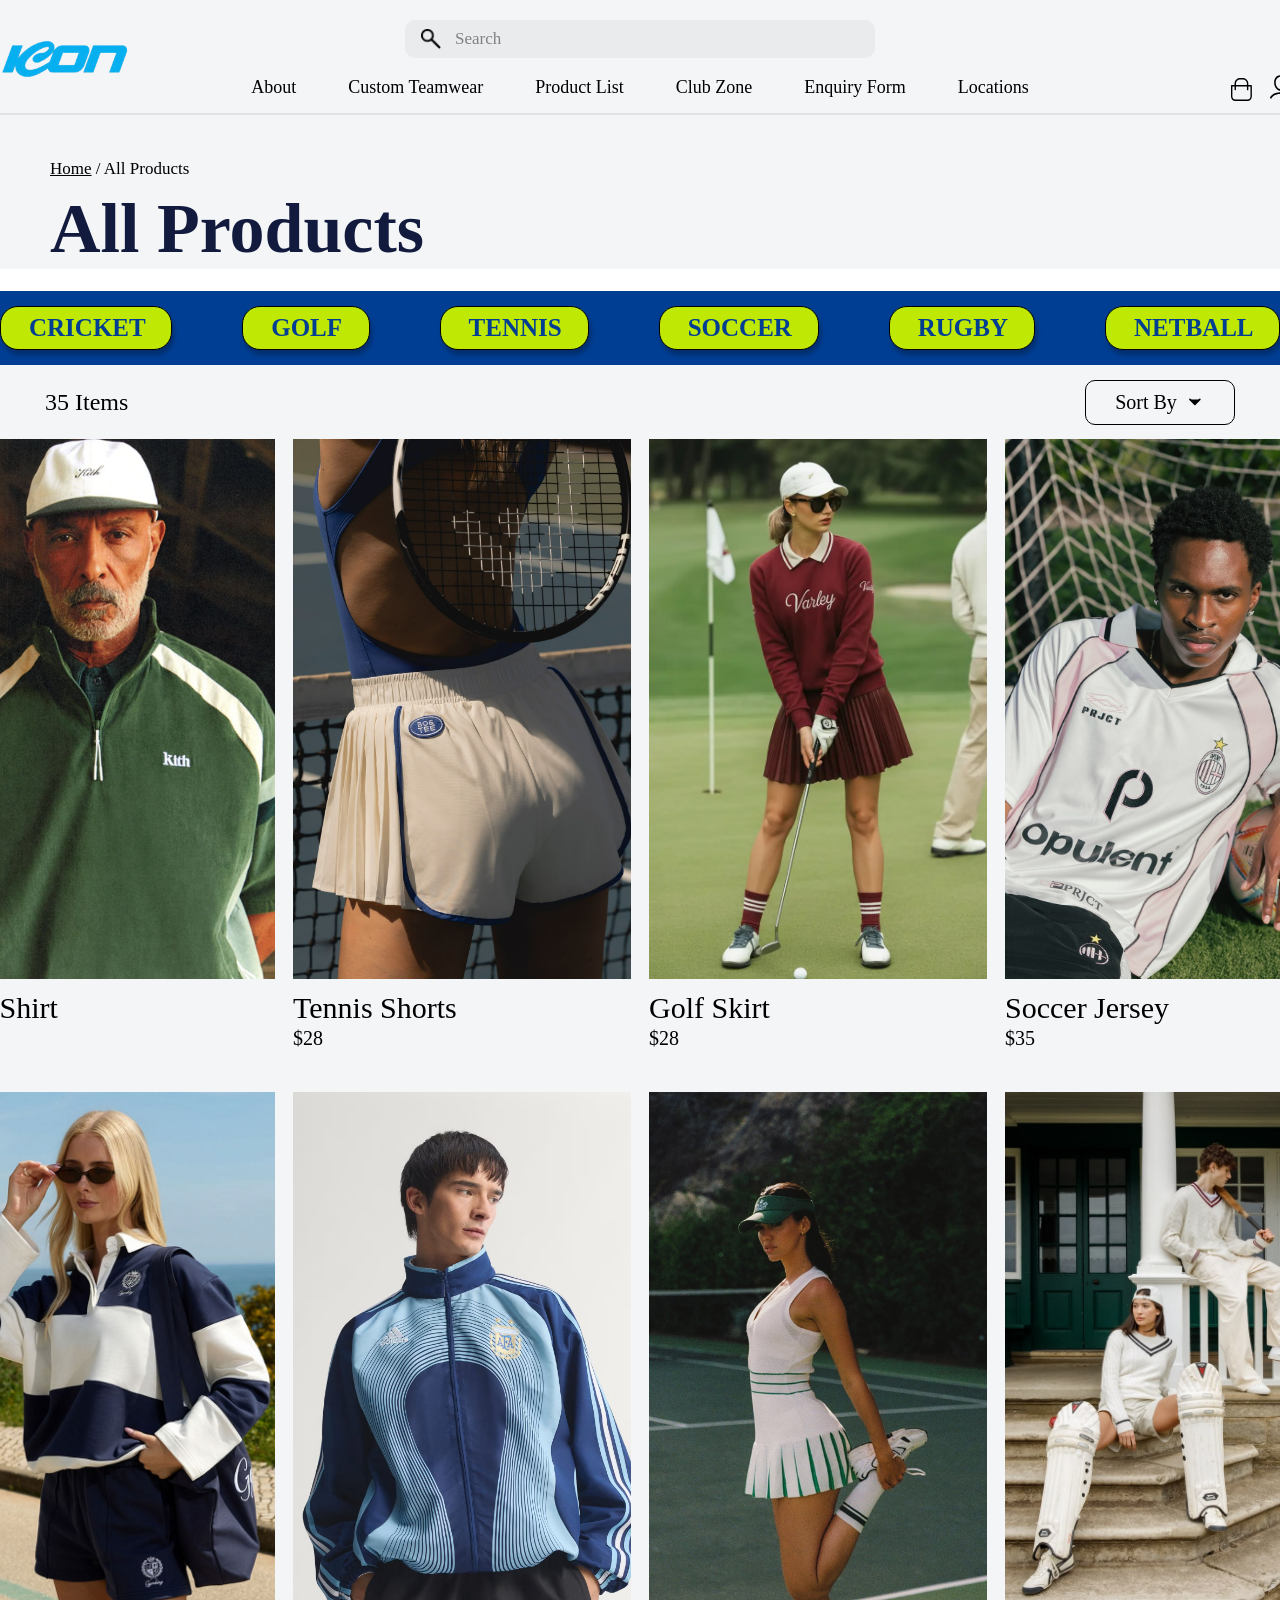
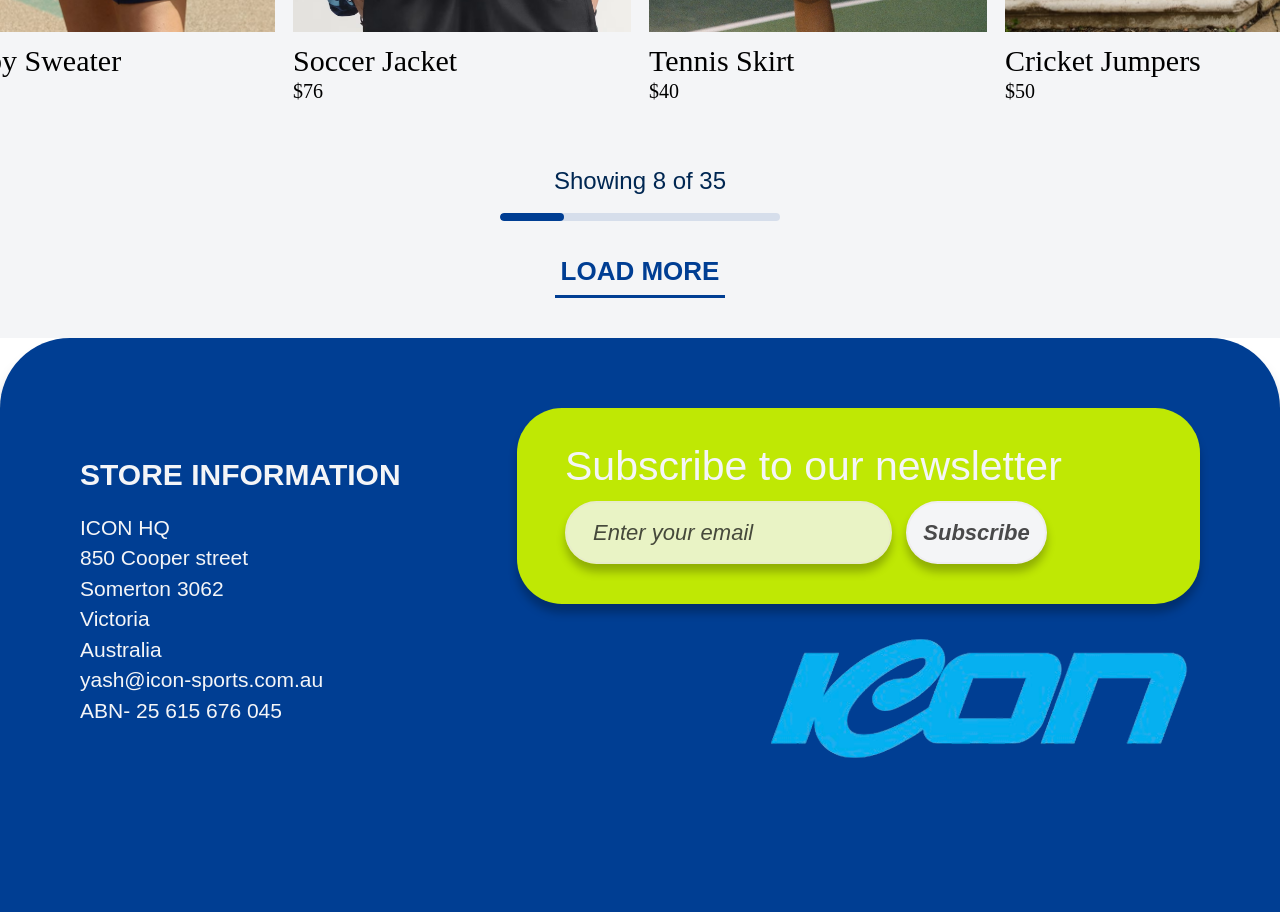
<file: product-list.html>
<!DOCTYPE html>
<html lang="en">
<head>
  <meta charset="UTF-8">
  <meta name="viewport" content="width=device-width, initial-scale=1.0">
  <title>Product List | ICON SPORTSWEAR</title>

  <link rel="stylesheet" href="css/navbar.css">
  <link rel="stylesheet" href="css/product-list.css">
  <link rel="stylesheet" href="./fonts/poppins.css">
  <link rel="stylesheet" href="./fonts/chillax.css">
</head>

<body class="product-list-body">

  <!-- NAVBAR -->
<nav class="shop-navbar">

  <div class="navbar-top">

    <!-- MOBILE HAMBURGER -->
    <img src="assets/tab.png" alt="Menu" class="mobile-menu-icon">

    <!-- LOGO -->
    <a href="index.html" class="logo-link">
      <img src="assets/icon-logo.png" alt="ICON logo" class="shop-logo">
    </a>

    <!-- SEARCH BAR (DESKTOP) -->
    <div class="nav-search">
      <img src="assets/search.png" alt="Search icon">
      <input type="text" placeholder="Search">
    </div>

    <!-- RIGHT ICONS -->
    <div class="nav-actions">

      <a href="cart-page.html">
        <img src="assets/shopping cart.svg" alt="Cart">
      </a>

      <a href="#">
        <img src="assets/profile.svg" alt="Profile">
      </a>

    </div>

  </div>

  <!-- DESKTOP NAVIGATION -->
  <div class="navbar-tabs">

    <a href="index.html">About</a>

    <a href="#">Custom Teamwear</a>

    <a href="product-list.html">Product List</a>

    <a href="#">Club Zone</a>

    <a href="#">Enquiry Form</a>

    <a href="#">Locations</a>

  </div>

</nav>

<!-- MOBILE MENU -->

<div class="mobile-menu-overlay" id="mobileMenuOverlay">

  <div class="mobile-menu-panel">

    <button class="mobile-menu-close" id="mobileMenuClose">
      ×
    </button>

    <a href="index.html">
      About
      <span>›</span>
    </a>

    <a href="#">
      Custom Teamwear
      <span>›</span>
    </a>

    <a href="product-list.html">
      Product List
      <span>›</span>
    </a>

    <a href="#">
      Club Zone
      <span>›</span>
    </a>

    <a href="#">
      Enquiry Form
      <span>›</span>
    </a>

    <a href="#">
      Locations
      <span>›</span>
    </a>

  </div>

</div>

  <!-- PRODUCT LIST PAGE -->
  <main class="product-list-page">

    <section class="product-main">

      <div class="product-content">
        <div class="breadcrumb">
          <a href="index.html">Home</a>
          <span> / All Products</span>
        </div>

        <h1 class="all-products-title">All Products</h1>
      </div>

    </section>

    <section class="category-bar">
      <button class="category-btn">CRICKET</button>
      <button class="category-btn">GOLF</button>
      <button class="category-btn">TENNIS</button>
      <button class="category-btn">SOCCER</button>
      <button class="category-btn">RUGBY</button>
      <button class="category-btn">NETBALL</button>
    </section>

    <section class="products-section">

      <div class="products-topbar">

        <p class="items-count">35 Items</p>

        <button class="sort-by">
          <span>Sort By</span>

          <svg class="sort-arrow" viewBox="0 0 36 36">
            <path d="M8.9 13.3L17.8 22.2L26.7 13.3"
              stroke="black"
              stroke-width="2.9"
              stroke-linecap="round"
              stroke-linejoin="round"/>
          </svg>
        </button>

      </div>

      <div class="products-grid">

        <a href="product-detail1.html" class="product-card">
          <img src="assets/golf-shirt1.jpg" alt="Golf Shirt">
          <h3>Golf Shirt</h3>
          <span>$35</span>
        </a>

        <a href="product-detail2.html" class="product-card">
          <img src="assets/tennis-shorts1.jpg" alt="Tennis shorts">
          <h3>Tennis Shorts</h3>
          <span>$28</span>
        </a>

        <a href="product-detail-3.html" class="product-card">
          <img src="assets/golf-skirt1.jpg" alt="Golf Skirt">
          <h3>Golf Skirt</h3>
          <span>$28</span>
        </a>

        <a href="product-detail-4.html" class="product-card">
          <img src="assets/soccer-jersey1.jpg" alt="Soccer Jersey">
          <h3>Soccer Jersey</h3>
          <span>$35</span>
        </a>

        <a href="product-detail.html" class="product-card">
          <img src="assets/rugby-sweater.jpg" alt="Rugby Sweater">
          <h3>Rugby Sweater</h3>
          <span>$80</span>
        </a>

        <a href="product-detail-2.html" class="product-card">
          <img src="assets/soccer-jacket1.avif" alt="Soccer Jacket">
          <h3>Soccer Jacket</h3>
          <span>$76</span>
        </a>

        <a href="product-detail-3.html" class="product-card">
          <img src="assets/tennis-skirt.jpg" alt="Tennis Skirt">
          <h3>Tennis Skirt</h3>
          <span>$40</span>
        </a>

        <a href="product-detail-4.html" class="product-card">
          <img src="assets/Cricket-jumpers.jpg" alt="Cricket Jumpers">
          <h3>Cricket Jumpers</h3>
          <span>$50</span>
        </a>

      </div>

      <div class="load-more-section">
        <p>Showing 8 of 35</p>

        <div class="load-progress">
          <div class="load-progress-fill"></div>
        </div>

        <button class="load-more-btn">
          LOAD MORE
        </button>
      </div>

    </section>

  </main>

<footer class="footer">

  <div class="store-info">
    <h3>STORE INFORMATION</h3>
    <p>
      ICON HQ<br>
      850 Cooper street<br>
      Somerton 3062<br>
      Victoria<br>
      Australia<br>
      yash@icon-sports.com.au<br>
      ABN- 25 615 676 045
    </p>
  </div>

  <div class="newsletter">
    <h3>Subscribe to our newsletter</h3>

    <form class="newsletter-form">
      <input type="email" placeholder="Enter your email">
      <button type="submit">Subscribe</button>
    </form>
  </div>

  <img src="assets/icon-logo.png" alt="ICON logo" class="footer-logo">

</footer>

  <script src="script.js"></script>

  </body>

</html>
</file>
<file: css/style.css>
* {
  margin: 0;
  padding: 0;
  box-sizing: border-box;
}

body {
  font-family: 'Poppins', sans-serif;
  background-color: #F3F5F7;
}

/* ===================== */
/* HERO SECTION */
/* ===================== */

.hero-section {
  position: relative;

  width: 1440px;
  height: 900px;

  margin: 0 auto;

  overflow: hidden;

  background: #000;
}

/* HERO IMAGE */
.hero-image {
  width: 100%;
  height: 100%;

  object-fit: cover;

  display: block;
}

/* OVERLAY CONTENT */
.hero-overlay {
  position: absolute;

  left: 58px;
  top: 230px;

  width: 1300px;

  z-index: 5;
}

/* TRAIN IN STYLE */
.hero-title {
  margin: 0;

  color: #F4F5F7;

  font-family: 'Chillax', sans-serif;
  font-size: 146.552px;
  font-style: normal;
  font-weight: 700;
  line-height: 0.9;

  text-shadow: 0 5px 10px rgba(0,0,0,0.25);
}

/* WITH ICON SPORTS */
.hero-subtitle {
  margin-top: 17px;
  margin-bottom: 55px;

  color: #F4F5F7;

  text-shadow: 0 4px 4px rgba(0, 0, 0, 0.25);

  font-family: 'Chillax', sans-serif;
  font-size: 44.958px;
  font-style: normal;
  font-weight: 700;
  line-height: normal;

  text-decoration-line: underline;
}

/* BUTTON WRAPPER */
.hero-buttons {
  display: flex;
  justify-content: center;

  gap: 70px;

  width: 100%;

  margin-top: 55px;
}

/* BUTTON */
.hero-btn {
  width: 430px;
  height: 84px;

  border-radius: 42px;
  border: 1px solid #000;

  background: #003E93;
  box-shadow: 2.364px 3.152px 4.729px 0 #000;

  display: flex;
  align-items: center;
  justify-content: center;

  color: #F4F5F7;

  font-family: 'Chillax', sans-serif;
  font-size: 31.524px;
  font-weight: 700;

  text-decoration: none;

  position: relative;
  overflow: hidden;
  z-index: 1;

  transition: transform 0.25s ease, color 0.25s ease;
}

.hero-btn::before {
  content: "";

  position: absolute;
  top: 0;
  left: -100%;

  width: 100%;
  height: 100%;

  background: #BFE804;

  transition: left 0.35s ease;

  z-index: -1;
}

.hero-btn:hover::before {
  left: 0;
}

.hero-btn:hover {
  color: #003E93;
  transform: translateY(-3px);
}

/* ========================= */
/* GREEN MOVING STRIP */
/* ========================= */

.hero-strip {
  position: absolute;

  left: 0;
  bottom: 0;

  width: 100%;
  height: 68px;

  background: #BFE804;

  overflow: hidden;

  display: flex;
  align-items: center;

  z-index: 20;
}

/* MOVING TRACK */
.hero-strip-track {
  display: flex;
  align-items: center;

  width: max-content;

  animation: scroll-strip 18s linear infinite;
}

/* TEXT */
.hero-strip-track p {
  margin: 0;

  padding-top: 4px;
  padding-right: 45px;

  color: #F4F5F7;

  font-family: Poppins, sans-serif;
  font-size: 30px;
  font-style: italic;
  font-weight: 400;
  line-height: 1;

  white-space: nowrap;
}

/* ANIMATION */
@keyframes scroll-strip {
  from {
    transform: translateX(0);
  }

  to {
    transform: translateX(-50%);
  }
}

/* ===================== */
/* STATS SECTION */
/* ===================== */

.stats-section {
  width: 1440px;
  margin: 0 auto;

  padding: 70px 0 0;

  background: #F4F5F7;
}

.stats-box {
  width: 1220px;
  height: 551px;

  margin: 0 auto;

  background: #003E93;

  border-radius: 60px;

  padding: 38px 65px;

  box-sizing: border-box;

  display: flex;
  flex-direction: column;
  gap: 22px;

  filter: drop-shadow(0 13.625px 13.625px rgba(0, 0, 0, 0.25));
}

/* ROWS */
.stats-top-row,
.stats-bottom-row {
  display: flex;
  gap: 28px;
  align-items: center;
}

/* SHARED WIDTH SYSTEM */
.card-small {
  width: 274.827px;
}

.card-medium {
  width: 426.978px;
}

.card-large {
  width: 359.327px;
}

/* IMAGE CARDS */
.stats-img {
  height: 221.503px;

  object-fit: cover;
  object-position: center;

  border-radius: 44.663px;
  border: 1.918px solid rgba(244, 245, 247, 0.10);

  box-shadow: 0 10px 18px rgba(0, 0, 0, 0.42);
  display: block;
}


.stats-img {
  border-radius: 44.663px;
}

/* TOP RIGHT TWO SMALL IMAGES */
.small-image-group {
  display: flex;
  gap: 28px;
}

.small-image-group img {
  width: calc((100% - 28px) / 2);
}

/* GREEN CARDS */
.stats-card {
  height: 221.503px;

  border-radius: 44.663px;
  border: 1.918px solid rgba(244, 245, 247, 0.10);

  background: #BFE804;

  box-shadow: 0 10px 18px rgba(0, 0, 0, 0.42);

  display: flex;
  flex-direction: column;
  align-items: center;
  justify-content: center;
}

.stats-card h2 {
  margin: 0;

  color: #F4F5F7;

  font-family: Poppins;
  font-size: 89.023px;
  font-style: italic;
  font-weight: 700;
  line-height: 0.95;

  text-decoration-line: underline;
}

.stats-card p {
  margin: 12px 0 0;

  color: #F4F5F7;

  font-family: Poppins;
  font-size: 23.299px;
  font-weight: 400;
}
/* SPORTS SECTION */
body {
  overflow-x: hidden;
}

.available-sports-section {
  width: 1220px;
  margin: 0 auto;
  padding: 20px 0 70px;
  overflow: visible;
  margin-bottom: 60px;
}

.sports-slider-window {
  width: 100vw;
  margin-left: calc((1220px - 100vw) / 2);
  overflow: hidden;
}

.sports-slider-track {
  display: flex;
  gap: 60px;
  transition: transform 0.45s ease;
}

.available-sports-header {
  display: flex;
  justify-content: space-between;
  align-items: center;
  margin-bottom: 35px;
}

.available-sports-header h2 {
  color: #002752;
  font-family: Poppins;
  font-size: 62px;
  font-weight: 700;
  margin: 0;
}

.sports-arrows {
  display: flex;
  gap: 16px;
}

.sports-arrow {
  width: 45px;
  height: 45px;
  border: none;
  border-radius: 50%;
  background: #000;

  display: flex;
  align-items: center;
  justify-content: center;

  cursor: pointer;
  box-shadow: 2px 5px 8px rgba(0, 0, 0, 0.25);
}

.sports-arrow img {
  width: 16px;
  height: 16px;
  filter: brightness(0) invert(1);
}

.sport-card-img {
  width: 340px;
  flex: 0 0 340px;
  display: block;
}

/* CATALOGUE SECTION */
.catalogue-section {
  margin-top: -80px;
  padding: 0px 70px 140px;
}

.catalogue-title {
  font-family: 'Poppins', sans-serif;

  font-size: 66px;
  font-weight: 700;

  color: #002752;

  margin-bottom: 20px;
}

.catalogue-cards {
  display: flex;
  gap: 50px;
}

.catalogue-card img {
  width:400px;
  height: 267px;

  object-fit: cover;

  border-radius: 40px;
}

.catalogue-card {
  display: block;
  transition: transform 0.25s ease;
}

.catalogue-card:hover {
  transform: translateY(-6px);
}

/* FOOTER SECTION*/
.footer {
  position: relative;

  width: 100%;
  min-height: 574px;

  background: #003E93;

  border-radius: 70px 70px 0 0;

  padding: 90px 80px;

  color: #F4F5F7;

  box-shadow: 0 14px 14px rgba(0, 0, 0, 0.25);
}

/* STORE INFO */
.store-info h3 {
  font-size: 30px;
  font-weight: 700;

  margin-bottom: 5px;
}

.store-info p {
  font-size: 23px;
  line-height: 1.45;
}

/* GREEN NEWSLETTER BOX */
.newsletter {
  position: absolute;
  top: 70px;
  right: 80px;

  width: 683px;
  height: 196px;

  background: #BFE804;
  border-radius: 45px;

  padding: 30px 48px;

  box-shadow: 0 9px 9px rgba(0, 0, 0, 0.25);
}

.newsletter h3 {
  font-family: 'Poppins', sans-serif;
  font-size: 41px;
  font-weight: 400;
  color: #F4F5F7;

  white-space: nowrap;
  margin-bottom: 10px;
}

/* FORM */
.newsletter-form {
  display: flex;
  align-items: center;
  gap: 14px;
}

/* EMAIL INPUT */
.newsletter-form input {
  width: 327px;
  height: 63px;

  border-radius: 42px;
  border: 2px solid rgba(219, 214, 214, 0.24);
  background: rgba(244, 245, 247, 0.8);
  box-shadow: 0 8px 8px rgba(0, 0, 0, 0.25);

  padding: 0 26px;

  font-size: 22px;
  font-style: italic;
  color: rgba(0, 0, 0, 0.7);
}

.newsletter-form input::placeholder {
  color: rgba(0, 0, 0, 0.7);
}

/* SUBSCRIBE BUTTON */
.newsletter-form button {
  width: 141px;
  height: 63px;

  border-radius: 42px;
  border: 2px solid rgba(219, 214, 214, 0.24);
  background: #F4F5F7;
  box-shadow: 0 8px 8px rgba(0, 0, 0, 0.25);

  font-size: 22px;
  font-weight: 700;
  font-style: italic;
  color: rgba(0, 0, 0, 0.7);

  cursor: pointer;
}

/* ICON LOGO */
.footer-logo {
  position: absolute;

  right: 50px;
  bottom: 140px;

  width: 500px;
}

.stats-top-row .stats-img,
.stats-bottom-row .stats-img,
.small-image-group {
  display: flex;
}

.stats-top-row > .stats-img,
.stats-bottom-row > .stats-img {
  display: block;
}

/* ===================== */
/* MOBILE — 390 × 844 */
/* ===================== */

@media (max-width: 430px) {
  html,
  body {
    width: 100%;
    margin: 0;
    overflow-x: hidden;
    background: #F4F5F7;
  }

  body {
    padding-top: 78px;
  }

  /* HERO MOBILE */

  .hero-section {
    width: 100%;
    height: 640px;
    margin: 0;
  }

  .hero-image {
    width: 100%;
    height: 100%;
    object-fit: cover;
    object-position: center;
  }

  .hero-overlay {
    top: 80px;
    left: 0;
    width: 100%;
    padding: 0 28px;
    display: flex;
    flex-direction: column;
    align-items: center;
  }

  .hero-title {
    font-size: 72px;
    line-height: 1.3;
    text-align: center;
    letter-spacing: 1px;
  }

.hero-subtitle {
  margin-top: 0px;
  margin-bottom: 1px;

  color: #F4F5F7;

  font-family: 'Chillax', sans-serif;
  font-size: 22px;
  font-weight: 700;

  text-decoration: underline;

  text-align: center;

  text-shadow: 0 2px 4px rgba(0,0,0,0.3);
}

  .hero-buttons {
    width: 100%;
    margin-top: 38px;
    display: flex;
    flex-direction: column;
    align-items: center;
    gap: 14px;
  }

  .hero-btn {
    width: 230px;
    height: 48px;
    border-radius: 28px;
    font-size: 22px;
    box-shadow: 2px 4px 5px #000;
  }

  .hero-strip {
    height: 38px;
  }

  .hero-strip-track p {
    font-size: 20px;
    padding-right: 22px;
  }

/* STATS MOBILE */

.stats-section {
  width: 100%;
  padding: 36px 16px 0;
}

.stats-box {
  width: 100%;
  height: auto;

  border-radius: 42px;
  padding: 18px;

  display: grid;
  grid-template-columns: 1fr 1fr;
  gap: 14px;

  background: #003E93;
}

.stats-top-row,
.stats-bottom-row {
  display: contents;
}

.stats-top-row .stats-img,
.stats-bottom-row .stats-img,
.small-image-group {
  display: none;
}

.stats-card {
  width: 100%;
  height: 105px;

  border-radius: 24px;
}

.stats-card h2 {
  font-size: 42px;
}

.stats-card p {
  font-size: 11px;
  margin-top: 4px;
  text-align: center;
}

.stats-bottom-row .stats-card:last-child {
  grid-column: 1 / 3;
}

  /* AVAILABLE SPORTS MOBILE */

  .stats-card {
  width: 100%;
  height: 105px;
  border-radius: 22px;
}

  .available-sports-section {
    width: 100%;
    padding: 28px 16px 42px;
    margin: 0;
    overflow: hidden;
  }

  .available-sports-header {
    margin-bottom: 18px;
  }

  .available-sports-header h2 {
    font-size: 24px;
  }

  .sports-arrows {
    gap: 8px;
  }

  .sports-arrow {
    width: 24px;
    height: 24px;
  }

  .sports-arrow img {
    width: 10px;
    height: 10px;
  }

  .sports-slider-window {
    width: 100%;
    margin-left: 0;
    overflow: hidden;
  }

  .sports-slider-track {
    gap: 16px;
  }

  .sport-card-img {
    width: 195px;
    flex: 0 0 175px;
  }

  /* CATALOGUES MOBILE */

  .catalogue-section {
    margin-top: 0;
    padding: 0 16px 50px;
  }

  .catalogue-title {
    font-size: 26px;
    margin-bottom: 16px;
  }

  .catalogue-cards {
    display: flex;
    flex-direction: column;
    gap: 14px;
  }

  .catalogue-card img {
    width: 100%;
    height: auto;
    border-radius: 22px;
    display: block;
  }

/* FOOTER MOBILE */

.footer {
  position: relative;

  width: 100%;
  min-height: 350px;

  background: #003E93;
  border-radius: 42px 42px 0 0;

  padding: 28px 24px 34px;

  display: flex;
  flex-direction: column;

  overflow: hidden;
}

/* newsletter on top */
.newsletter {
  position: relative;
  top: auto;
  right: auto;

  order: 1;

  width: 85%;
  height: auto;

  margin: 0 auto 28px;

  background: #BFE804;
  border-radius: 24px;

  padding: 14px 14px 16px;

  box-shadow: 0 8px 12px rgba(0,0,0,0.25);
}

.newsletter h3 {
  font-size: 18px;
  font-weight: 400;
  text-align: center;

  margin-bottom: 12px;

  color: #F4F5F7;
  white-space: normal;
}

.newsletter-form {
  display: flex;
  justify-content: center;
  align-items: center;
  gap: 8px;
}

.newsletter-form input {
  width: 145px;
  height: 32px;

  border-radius: 20px;

  font-size: 10px;
  padding: 0 14px;
}

.newsletter-form button {
  width: 74px;
  height: 32px;

  border-radius: 20px;

  font-size: 9px;
}

/* store info */
.store-info {
  order: 2;

  width: 55%;
}

.store-info h3 {
  font-size: 14px;
  font-weight: 700;

  margin-bottom: 10px;
}

.store-info p {
  font-size: 11px;
  line-height: 1.45;
}

/* logo beside store info */
.footer-logo {
  position: absolute;

  width: 145px;

  right: 24px;
  top: 190px;

  bottom: auto;
}

/* ================================= */
/* DISABLE HOVER EFFECTS ON MOBILE */
/* ================================= */

.hero-btn::before {
  display: none !important;
}

.hero-btn,
.load-more-btn,
.order-btn,
.place-order-btn,
.category-btn,
.product-card,
.catalogue-card,
.footer button,
button {
  transition: none !important;
}

.hero-btn:hover,
.load-more-btn:hover,
.order-btn:hover,
.place-order-btn:hover,
.category-btn:hover,
.product-card:hover,
.catalogue-card:hover,
.footer button:hover,
button:hover {
  transform: none !important;
  filter: none !important;
  opacity: 1 !important;
  color: inherit !important;
  box-shadow: inherit !important;
}

/* prevent green fill effect */
.hero-btn:hover::before {
  left: -100% !important;
}

/* disable link hover effects */
a:hover {
  opacity: 1 !important;
}

/* disable card lift */
.catalogue-card:hover {
  transform: none !important;
}

/* disable any arrow hover animations */
.sports-arrow:hover {
  transform: none !important;
}

}
</file>
<file: css/navbar.css>
.shop-navbar {
  width: 1440px;
  height: 115px;

  margin: 0 auto;

  background: #F4F5F7;
  border-radius: 0;

  padding: 0 60px;
  box-sizing: border-box;

  position: fixed;
  top: 0;
  left: 50%;
  transform: translateX(-50%);

  z-index: 1000;

  display: flex;
  flex-direction: column;
  justify-content: center;
}

body {
  padding-top: 115px;
}

.shop-navbar::after {
  content: "";
  position: absolute;
  left: 0;
  bottom: 0;

  width: 100%;
  height: 2px;

  background: rgba(0, 0, 0, 0.08);
}

/* TOP ROW */
.navbar-top {
  display: grid;
  grid-template-columns: 1fr 470px 1fr;
  align-items: center;

  margin-bottom: 16px;
}

/* LOGO */
.logo-link {
  display: flex;
  align-items: center;

  margin-left: 10px;
}

.shop-logo {
  width: 150px;
  display: block;

  position: relative;
  top: 20px;
}

/* SEARCH */
.nav-search {
  width: 470px;
  height: 38px;

  background: rgba(0, 0, 0, 0.04);
  border-radius: 10px;

  display: flex;
  align-items: center;
  gap: 12px;

  padding: 0 16px;
  box-sizing: border-box;
}

.nav-search img {
  width: 20px;
  height: 20px;
}

.nav-search input {
  width: 100%;

  border: none;
  outline: none;
  background: transparent;

  color: #000;

  font-family: Poppins;
  font-size: 17px;
  font-weight: 400;
}

.nav-search input::placeholder {
  color: rgba(0, 0, 0, 0.45);
}

/* RIGHT ICONS */
.nav-actions {
  display: flex;
  justify-content: flex-end;
  align-items: center;
  gap: 14px;

  margin-right: 5px;

  transform: translateY(50px);
}

.nav-actions a {
  display: flex;
  align-items: center;
}

.nav-actions img {
  width: 25px;
  height: 25px;
  object-fit: contain;
}

.nav-actions a:last-child img {
  width: 28px;
  height: 28px;
  border-radius: 50%;
}

/* BOTTOM NAV TABS */
.navbar-tabs {
  display: flex;
  justify-content: center;
  align-items: center;

  gap: 52px;
}

.navbar-tabs a {
  color: #000;
  text-decoration: none;

  font-family: Poppins;
  font-size: 18px;
  font-weight: 400;

  transition: opacity 0.2s ease;
}

.navbar-tabs a:hover {
  opacity: 0.55;
}

.nav-actions img[alt="Cart"] {
  width: 23px;
  height: 23px;
}

.nav-actions img[alt="Profile"] {
  width: 26px;
  height: 26px;
}

/* Hide hamburger on desktop */
.mobile-menu-icon {
  display: none;
}

/* ===================== */
/* MOBILE — 390 × 844 */
/* ===================== */

@media (max-width: 430px) {

  .shop-navbar {
    width: 100%;
    height: 58px;
    padding: 0 14px;

    left: 0;
    top: 0;
    transform: none;
  }

  body {
    padding-top: 58px;
  }

  .navbar-top {
    position: relative;

    width: 100%;
    height: 58px;

    display: flex;
    align-items: center;
    justify-content: center;

    margin: 0;
  }

  /* Hide desktop elements */
  .nav-search,
  .navbar-tabs {
    display: none;
  }

  /* Hamburger */
  .mobile-menu-icon {
    display: block;

    position: absolute;
    left: 0;
    top: 50%;

    transform: translateY(-50%);

    width: 22px;
    height: 22px;

    object-fit: contain;

    z-index: 1002;
  }

  /* Logo */
  .logo-link {
    position: absolute;
    left: 50%;
    top: 50%;

    transform: translate(-50%, -50%);

    margin-left: 0;
  }

  .shop-logo {
    width: 78px;
    top: 0;
  }

  /* Right icons */
  .nav-actions {
    position: absolute;
    right: 0;
    top: 50%;

    transform: translateY(-50%);

    display: flex;
    align-items: center;
    gap: 14px;

    margin: 0;

    z-index: 1002;
  }

  .nav-actions a {
    display: flex;
    align-items: center;
  }

.nav-actions img[alt="Cart"] {
  width: 19px;
  height: 19px;
}

.nav-actions img[alt="Profile"] {
  width: 19px;
  height: 19px;
  transform: scale(0.8) translateY(1px);
}

.shop-navbar::after {
    height: 1px;
  }
}

/* MOBILE MENU POPUP */

.mobile-menu-overlay {
  display: none;
}

@media (max-width: 430px) {

  .mobile-menu-overlay {
    position: fixed;
    inset: 0;

    background: rgba(0, 0, 0, 0.45);

    z-index: 3000;

    display: none;
  }

  .mobile-menu-overlay.active {
    display: block;
  }

  .mobile-menu-panel {
    width: 100%;
    height: 100%;

    background: #F4F5F7;

    padding: 34px 28px;

    box-sizing: border-box;

    display: flex;
    flex-direction: column;
    gap: 28px;
  }

  .mobile-menu-close {
    align-self: flex-start;

    border: none;
    background: transparent;

    font-family: Poppins, sans-serif;
    font-size: 36px;
    line-height: 1;

    cursor: pointer;

    margin-bottom: 18px;
  }

  .mobile-menu-panel a {
    display: flex;
    justify-content: space-between;
    align-items: center;

    color: #121A3D;
    text-decoration: none;

    font-family: Poppins, sans-serif;
    font-size: 24px;
    font-weight: 700;
  }

  .mobile-menu-panel a span {
    font-size: 28px;
    font-weight: 400;
  }
}
</file>
<file: fonts/poppins.css>
/**
* @license
*
* Font Family: Poppins
* Designed by: Jonny Pinhorn, Indian Type Foundry
* URL: https://www.fontshare.com/fonts/poppins
* © 2026 Indian Type Foundry
*
* Poppins Thin 
* Poppins ThinItalic 
* Poppins ExtraLight 
* Poppins ExtraLightItalic 
* Poppins Light 
* Poppins LightItalic 
* Poppins Regular 
* Poppins Italic 
* Poppins Medium 
* Poppins MediumItalic 
* Poppins SemiBold 
* Poppins SemiBoldItalic 
* Poppins Bold 
* Poppins BoldItalic 
* Poppins ExtraBold 
* Poppins ExtraBoldItalic 
* Poppins Black 
* Poppins BlackItalic 
* Poppins Variable (Variable font)
* Poppins VariableItalic (Variable font)

*
*/
@font-face {
  font-family: 'Poppins-Thin';
  src: url('../fonts/Poppins-Thin.woff2') format('woff2'),
       url('../fonts/Poppins-Thin.woff') format('woff'),
       url('../fonts/Poppins-Thin.ttf') format('truetype');
  font-weight: 100;
  font-display: swap;
  font-style: normal;
}
@font-face {
  font-family: 'Poppins-ThinItalic';
  src: url('../fonts/Poppins-ThinItalic.woff2') format('woff2'),
       url('../fonts/Poppins-ThinItalic.woff') format('woff'),
       url('../fonts/Poppins-ThinItalic.ttf') format('truetype');
  font-weight: 100;
  font-display: swap;
  font-style: italic;
}
@font-face {
  font-family: 'Poppins-ExtraLight';
  src: url('../fonts/Poppins-ExtraLight.woff2') format('woff2'),
       url('../fonts/Poppins-ExtraLight.woff') format('woff'),
       url('../fonts/Poppins-ExtraLight.ttf') format('truetype');
  font-weight: 200;
  font-display: swap;
  font-style: normal;
}
@font-face {
  font-family: 'Poppins-ExtraLightItalic';
  src: url('../fonts/Poppins-ExtraLightItalic.woff2') format('woff2'),
       url('../fonts/Poppins-ExtraLightItalic.woff') format('woff'),
       url('../fonts/Poppins-ExtraLightItalic.ttf') format('truetype');
  font-weight: 200;
  font-display: swap;
  font-style: italic;
}
@font-face {
  font-family: 'Poppins-Light';
  src: url('../fonts/Poppins-Light.woff2') format('woff2'),
       url('../fonts/Poppins-Light.woff') format('woff'),
       url('../fonts/Poppins-Light.ttf') format('truetype');
  font-weight: 300;
  font-display: swap;
  font-style: normal;
}
@font-face {
  font-family: 'Poppins-LightItalic';
  src: url('../fonts/Poppins-LightItalic.woff2') format('woff2'),
       url('../fonts/Poppins-LightItalic.woff') format('woff'),
       url('../fonts/Poppins-LightItalic.ttf') format('truetype');
  font-weight: 300;
  font-display: swap;
  font-style: italic;
}
@font-face {
  font-family: 'Poppins-Regular';
  src: url('../fonts/Poppins-Regular.woff2') format('woff2'),
       url('../fonts/Poppins-Regular.woff') format('woff'),
       url('../fonts/Poppins-Regular.ttf') format('truetype');
  font-weight: 400;
  font-display: swap;
  font-style: normal;
}
@font-face {
  font-family: 'Poppins-Italic';
  src: url('../fonts/Poppins-Italic.woff2') format('woff2'),
       url('../fonts/Poppins-Italic.woff') format('woff'),
       url('../fonts/Poppins-Italic.ttf') format('truetype');
  font-weight: 400;
  font-display: swap;
  font-style: italic;
}
@font-face {
  font-family: 'Poppins-Medium';
  src: url('../fonts/Poppins-Medium.woff2') format('woff2'),
       url('../fonts/Poppins-Medium.woff') format('woff'),
       url('../fonts/Poppins-Medium.ttf') format('truetype');
  font-weight: 500;
  font-display: swap;
  font-style: normal;
}
@font-face {
  font-family: 'Poppins-MediumItalic';
  src: url('../fonts/Poppins-MediumItalic.woff2') format('woff2'),
       url('../fonts/Poppins-MediumItalic.woff') format('woff'),
       url('../fonts/Poppins-MediumItalic.ttf') format('truetype');
  font-weight: 500;
  font-display: swap;
  font-style: italic;
}
@font-face {
  font-family: 'Poppins-SemiBold';
  src: url('../fonts/Poppins-SemiBold.woff2') format('woff2'),
       url('../fonts/Poppins-SemiBold.woff') format('woff'),
       url('../fonts/Poppins-SemiBold.ttf') format('truetype');
  font-weight: 600;
  font-display: swap;
  font-style: normal;
}
@font-face {
  font-family: 'Poppins-SemiBoldItalic';
  src: url('../fonts/Poppins-SemiBoldItalic.woff2') format('woff2'),
       url('../fonts/Poppins-SemiBoldItalic.woff') format('woff'),
       url('../fonts/Poppins-SemiBoldItalic.ttf') format('truetype');
  font-weight: 600;
  font-display: swap;
  font-style: italic;
}
@font-face {
  font-family: 'Poppins-Bold';
  src: url('../fonts/Poppins-Bold.woff2') format('woff2'),
       url('../fonts/Poppins-Bold.woff') format('woff'),
       url('../fonts/Poppins-Bold.ttf') format('truetype');
  font-weight: 700;
  font-display: swap;
  font-style: normal;
}
@font-face {
  font-family: 'Poppins-BoldItalic';
  src: url('../fonts/Poppins-BoldItalic.woff2') format('woff2'),
       url('../fonts/Poppins-BoldItalic.woff') format('woff'),
       url('../fonts/Poppins-BoldItalic.ttf') format('truetype');
  font-weight: 700;
  font-display: swap;
  font-style: italic;
}
@font-face {
  font-family: 'Poppins-ExtraBold';
  src: url('../fonts/Poppins-ExtraBold.woff2') format('woff2'),
       url('../fonts/Poppins-ExtraBold.woff') format('woff'),
       url('../fonts/Poppins-ExtraBold.ttf') format('truetype');
  font-weight: 800;
  font-display: swap;
  font-style: normal;
}
@font-face {
  font-family: 'Poppins-ExtraBoldItalic';
  src: url('../fonts/Poppins-ExtraBoldItalic.woff2') format('woff2'),
       url('../fonts/Poppins-ExtraBoldItalic.woff') format('woff'),
       url('../fonts/Poppins-ExtraBoldItalic.ttf') format('truetype');
  font-weight: 800;
  font-display: swap;
  font-style: italic;
}
@font-face {
  font-family: 'Poppins-Black';
  src: url('../fonts/Poppins-Black.woff2') format('woff2'),
       url('../fonts/Poppins-Black.woff') format('woff'),
       url('../fonts/Poppins-Black.ttf') format('truetype');
  font-weight: 900;
  font-display: swap;
  font-style: normal;
}
@font-face {
  font-family: 'Poppins-BlackItalic';
  src: url('../fonts/Poppins-BlackItalic.woff2') format('woff2'),
       url('../fonts/Poppins-BlackItalic.woff') format('woff'),
       url('../fonts/Poppins-BlackItalic.ttf') format('truetype');
  font-weight: 900;
  font-display: swap;
  font-style: italic;
}
/**
* This is a variable font
* You can control variable axes as shown below:
* font-variation-settings: wght 100.0;
*
* available axes:
'wght' (range from 100.0 to 900.0
*/
@font-face {
  font-family: 'Poppins-Variable';
  src: url('../fonts/Poppins-Variable.woff2') format('woff2'),
       url('../fonts/Poppins-Variable.woff') format('woff'),
       url('../fonts/Poppins-Variable.ttf') format('truetype');
  font-weight: 100 900;
  font-display: swap;
  font-style: normal;
}
/**
* This is a variable font
* You can control variable axes as shown below:
* font-variation-settings: wght 100.0;
*
* available axes:
'wght' (range from 100.0 to 900.0
*/
@font-face {
  font-family: 'Poppins-VariableItalic';
  src: url('../fonts/Poppins-VariableItalic.woff2') format('woff2'),
       url('../fonts/Poppins-VariableItalic.woff') format('woff'),
       url('../fonts/Poppins-VariableItalic.ttf') format('truetype');
  font-weight: 100 900;
  font-display: swap;
  font-style: italic;
}
</file>
<file: fonts/chillax.css>
/**
* @license
*
* Font Family: Chillax
* Designed by: Manushi Parikh
* URL: https://www.fontshare.com/fonts/chillax
* © 2026 Indian Type Foundry
*
* Chillax Extralight 
* Chillax Light 
* Chillax Regular 
* Chillax Medium 
* Chillax Semibold 
* Chillax Bold 
* Chillax Variable (Variable font)

*
*/
@font-face {
  font-family: 'Chillax-Extralight';
  src: url('../fonts/Chillax-Extralight.woff2') format('woff2'),
       url('../fonts/Chillax-Extralight.woff') format('woff'),
       url('../fonts/Chillax-Extralight.ttf') format('truetype');
  font-weight: 200;
  font-display: swap;
  font-style: normal;
}
@font-face {
  font-family: 'Chillax-Light';
  src: url('../fonts/Chillax-Light.woff2') format('woff2'),
       url('../fonts/Chillax-Light.woff') format('woff'),
       url('../fonts/Chillax-Light.ttf') format('truetype');
  font-weight: 300;
  font-display: swap;
  font-style: normal;
}
@font-face {
  font-family: 'Chillax-Regular';
  src: url('../fonts/Chillax-Regular.woff2') format('woff2'),
       url('../fonts/Chillax-Regular.woff') format('woff'),
       url('../fonts/Chillax-Regular.ttf') format('truetype');
  font-weight: 400;
  font-display: swap;
  font-style: normal;
}
@font-face {
  font-family: 'Chillax-Medium';
  src: url('../fonts/Chillax-Medium.woff2') format('woff2'),
       url('../fonts/Chillax-Medium.woff') format('woff'),
       url('../fonts/Chillax-Medium.ttf') format('truetype');
  font-weight: 500;
  font-display: swap;
  font-style: normal;
}
@font-face {
  font-family: 'Chillax-Semibold';
  src: url('../fonts/Chillax-Semibold.woff2') format('woff2'),
       url('../fonts/Chillax-Semibold.woff') format('woff'),
       url('../fonts/Chillax-Semibold.ttf') format('truetype');
  font-weight: 600;
  font-display: swap;
  font-style: normal;
}
@font-face {
  font-family: 'Chillax-Bold';
  src: url('../fonts/Chillax-Bold.woff2') format('woff2'),
       url('../fonts/Chillax-Bold.woff') format('woff'),
       url('../fonts/Chillax-Bold.ttf') format('truetype');
  font-weight: 700;
  font-display: swap;
  font-style: normal;
}
/**
* This is a variable font
* You can control variable axes as shown below:
* font-variation-settings: wght 700.0;
*
* available axes:
'wght' (range from 200.0 to 700.0
*/
@font-face {
  font-family: 'Chillax-Variable';
  src: url('../fonts/Chillax-Variable.woff2') format('woff2'),
       url('../fonts/Chillax-Variable.woff') format('woff'),
       url('../fonts/Chillax-Variable.ttf') format('truetype');
  font-weight: 200 700;
  font-display: swap;
  font-style: normal;
}
</file>
<file: css/cart.css>
.cart-page-body {
  margin: 0;
  background: #F3F5F7;
}

.cart-page {
  display: grid;
  grid-template-columns: 62% 38%;
  min-height: calc(100vh - 115px);
  background: #F3F5F7;
}

/* LEFT SIDE */
.cart-left {
  padding: 28px 62px 70px;
}

.cart-left h1 {
  color: #002752;
  font-family: Poppins;
  font-size: 34px;
  font-weight: 700;

  margin-bottom: 14px;
  padding-bottom: 12px;

  border-bottom: 2px solid rgba(0, 0, 0, 0.25);
}

/* PRODUCT ROW */
.cart-product {
  display: grid;
  grid-template-columns: 150px 1fr 90px 90px 100px;
  gap: 24px;
  align-items: start;

  padding: 24px 0 30px;

  border-bottom: 2px solid rgba(0, 0, 0, 0.25);
}

.cart-product img {
  width: 150px;
  height: 240px;
  object-fit: cover;
}

.cart-product-info h2 {
  color: #000;
  font-family: Poppins;
  font-size: 24px;
  font-weight: 700;

  margin: 35px 0 10px;
}

.cart-product-info a {
  color: #000;
  font-family: Poppins;
  font-size: 14px;
  text-decoration: underline;
}

/* SIZE, QTY, PRICE */
.cart-product-size,
.cart-product-qty,
.cart-product-price {
  margin-top: 38px;
}

.cart-product-size label,
.cart-product-qty label {
  display: block;

  color: #000;
  font-family: Poppins;
  font-size: 15px;
  font-weight: 400;

  margin-bottom: 6px;
}

.cart-product-size select,
.cart-product-qty select {
  width: 68px;
  height: 34px;

  border: none;
  background: transparent;

  color: #000;
  font-family: Poppins;
  font-size: 15px;
  font-weight: 400;

  cursor: pointer;
}

.cart-product-price {
  margin-top: 73px;

  color: #000;
  font-family: Poppins;
  font-size: 15px;
  font-weight: 400;
}

/* SUBTOTAL BELOW CART */
.cart-subtotal-row {
  display: flex;
  justify-content: flex-end;
  gap: 35px;

  padding: 18px 0;

  border-bottom: 2px solid rgba(0, 0, 0, 0.25);

  font-family: Poppins;
  font-size: 17px;
  color: #000;
}

/* VOUCHER */
.voucher-section h2 {
  color: #000;
  font-family: Poppins, sans-serif;
  font-size: 22px;
  font-weight: 500;
  margin-bottom: 15px;
}

.voucher-form {
  width: 100%;
  height: 68px;

  border: 2px solid #003E93;
  border-radius: 14px;

  display: flex;
  align-items: center;

  overflow: hidden;
  background: #F4F5F7;
}

.voucher-form input {
  flex: 1;
  height: 100%;

  border: none;
  outline: none;
  background: transparent;

  padding: 0 22px;

  font-family: Poppins, sans-serif;
  font-size: 18px;
  color: #003E93;
}

.voucher-form input::placeholder {
  color: rgba(0, 62, 147, 0.7);
}

.voucher-form button {
  width: 120px;
  height: 100%;

  border: none;
  background: #003E93;
  color: #F4F5F7;

  font-family: Poppins, sans-serif;
  font-size: 18px;
  font-weight: 700;

  cursor: pointer;
}

/* RIGHT SIDE */
.order-summary {
  background: #003E93;

  padding: 75px 70px;

  color: #F4F5F7;
}

.order-summary h2 {
  font-family: Poppins;
  font-size: 34px;
  font-weight: 700;
  text-align: center;

  margin-bottom: 42px;
}

.summary-line {
  height: 2px;
  background: rgba(244, 245, 247, 0.35);

  margin-bottom: 22px;
}

.summary-row {
  display: flex;
  justify-content: space-between;

  font-family: Poppins;
  font-size: 17px;
  font-weight: 400;

  margin-bottom: 22px;
}

.total-row {
  font-weight: 700;
}

.total-row small {
  font-weight: 400;
  font-size: 15px;
}

.order-btn {
  width: 100%;
  height: 50px;

  margin-top: 18px;

  border: none;
  border-radius: 35px;

  background: #BFE804;
  color: #000;
  text-decoration: none;

  font-family: Poppins, sans-serif;
  font-size: 17px;
  font-weight: 700;

  cursor: pointer;

  box-shadow: 2px 5px 6px rgba(0, 0, 0, 0.25);

  display: flex;
  justify-content: center;
  align-items: center;

  transition:
    transform 0.2s ease,
    box-shadow 0.2s ease,
    filter 0.2s ease;
}

/* HOVER EFFECT */
.order-btn:hover {
  transform: translateY(-2px);

  box-shadow: 3px 8px 10px rgba(0, 0, 0, 0.28);

  filter: brightness(1.03);
}

/* CLICK EFFECT */
.order-btn:active {
  transform: translateY(0);

  box-shadow: 1px 3px 5px rgba(0, 0, 0, 0.2);
}

/* ===================== */
/* CART PAGE MOBILE */
/* ===================== */

@media (max-width: 430px) {

  .cart-page {
    display: flex;
    flex-direction: column;

    background: #F3F5F7;
    min-height: auto;
  }

  .cart-left {
    padding: 18px 24px 24px;
  }

  .cart-left h1 {
    font-size: 32px;
    margin: 0 0 14px;
    padding-bottom: 12px;
  }

  /* PRODUCT */

  .cart-product {
    display: grid;
    grid-template-columns: 95px 1fr;

    column-gap: 18px;
    row-gap: 10px;

    padding: 20px 0;
    border-bottom: 2px solid rgba(0,0,0,0.25);
  }

  .cart-product img {
    width: 95px;
    height: 125px;
    object-fit: cover;
  }

  .cart-product-info h2 {
    font-size: 18px;
    margin: 0 0 8px;
  }

  .cart-product-info a {
    font-size: 13px;
  }

  /* SIZE + QTY + PRICE ON SAME LINE */

  .cart-product-size,
  .cart-product-qty,
  .cart-product-price {
    margin-top: 0;
    align-self: center;
  }

  .cart-product-size {
    grid-column: 1;
    grid-row: 2;
  }

  .cart-product-qty {
    grid-column: 2;
    grid-row: 2;

    justify-self: start;
  }

  .cart-product-price {
    grid-column: 2;
    grid-row: 2;

    justify-self: end;

    font-size: 15px;
    font-weight: 500;
  }

  .cart-product-size label,
  .cart-product-qty label {
    display: inline;
    font-size: 13px;
    margin: 0;
  }

  .cart-product-size select,
  .cart-product-qty select {
    width: 48px;
    height: 24px;

    border: none;
    background: transparent;

    font-size: 13px;
  }

  /* SUBTOTAL */

  .cart-subtotal-row {
    display: flex;
    justify-content: space-between;

    padding: 18px 0;

    font-size: 16px;

    border-bottom: 2px solid rgba(0,0,0,0.25);
  }

  /* VOUCHER */

  .voucher-section h2 {
    font-size: 18px;
    margin-bottom: 12px;
  }

  .voucher-form {
    height: 50px;
    border-radius: 12px;
  }

  .voucher-form input {
    font-size: 13px;
    padding: 0 14px;
  }

  .voucher-form button {
    width: 95px;
    font-size: 14px;
  }

  /* ORDER SUMMARY */

  .order-summary {
    width: 100%;
    box-sizing: border-box;

    margin-top: 24px;

    background: #003E93;

    border-radius: 42px 42px 0 0;

    padding: 30px 24px 50px;
  }

  .order-summary h2 {
    font-size: 26px;
    margin-bottom: 24px;
    text-align: center;
  }

  .summary-line {
    margin-bottom: 18px;
  }

  .summary-row {
    font-size: 15px;
    margin-bottom: 18px;
  }

  .total-row {
    font-weight: 700;
  }

  .total-row small {
    font-size: 12px;
  }

  .order-btn {
    width: 100%;
    height: 52px;

    margin-top: 20px;

    border-radius: 28px;

    font-size: 16px;
    font-weight: 700;
  }
}
</file>
<file: css/checkout.css>
.checkout-body {
  margin: 0;
  background: #F3F5F7;
  font-family: Poppins, sans-serif;
}

.checkout-page {
  display: grid;
  grid-template-columns: 56% 44%;
  min-height: calc(100vh - 115px);
  background: #F3F5F7;
}

/* LEFT SIDE */

.checkout-left {
  padding: 42px 58px 80px;
}

.checkout-left h1 {
  color: #121A3D;
  font-size: 58px;
  font-weight: 700;
  margin-bottom: 34px;
}

.checkout-section {
  margin-bottom: 34px;
}

.checkout-section h2 {
  color: #003E93;
  font-size: 30px;
  font-weight: 700;
  margin-bottom: 14px;
}

/* FORM */

.form-grid {
  display: grid;
  grid-template-columns: repeat(3, 1fr);
  gap: 14px;
}

.form-grid.two {
  grid-template-columns: 1fr 1fr;
}

.full {
  grid-column: 1 / -1;
}

input,
select {
  height: 44px;
  border: 1.7px solid #003E93;
  border-radius: 9px;
  background: transparent;

  padding: 0 16px;

  color: #000;
  font-family: Poppins;
  font-size: 16px;
  font-style: italic;

  box-sizing: border-box;
}

input::placeholder {
  color: rgba(18, 26, 61, 0.65);
}

select {
  font-style: normal;
  cursor: pointer;
}

.checkbox-row {
  display: flex;
  align-items: center;
  gap: 10px;

  margin-top: 14px;

  font-size: 15px;
  color: #000;
}

.checkbox-row input {
  width: 18px;
  height: 18px;
}

/* PAYMENT */

.payment-options {
  display: grid;
  grid-template-columns: 1fr 1fr;
  gap: 14px;
  margin-bottom: 16px;
}

.payment-option {
  height: 48px;

  border: 1.7px solid #003E93;
  border-radius: 9px;

  display: flex;
  align-items: center;
  gap: 12px;

  padding: 0 16px;

  font-size: 16px;
  font-weight: 600;

  cursor: pointer;
}

.payment-option input {
  width: 18px;
  height: 18px;
}

.card-fields {
  background: rgba(0, 62, 147, 0.04);
  border-radius: 12px;
  padding: 18px;
  display: grid;
  gap: 14px;
}

/* RIGHT SIDE */

.checkout-summary {
  padding: 70px 55px;
}

.shipping-label {
  font-size: 15px;
  color: rgba(0, 0, 0, 0.45);
  margin-bottom: 20px;
}

.summary-card {
  background: #003E93;
  border-radius: 28px;
  padding: 30px;
  color: #F4F5F7;
}

/* PRODUCT */

.summary-product {
  display: flex;
  gap: 24px;
  margin-bottom: 28px;
}

.summary-product img {
  width: 160px;
  height: 220px;
  object-fit: cover;
}

.summary-info {
  flex: 1;
}

.product-top {
  display: flex;
  justify-content: space-between;
  align-items: flex-start;
}

.product-top h3 {
  color: #F4F5F7;
  font-size: 20px;
  font-weight: 700;
  line-height: 1.4;
  margin: 0;
}

.remove-btn {
  color: #F4F5F7;
  font-size: 34px;
  line-height: 1;
  cursor: pointer;
}

.product-color {
  font-size: 16px;
  opacity: 0.85;
  margin: 10px 0 22px;
}

.product-price {
  font-size: 18px;
  margin-bottom: 26px;
}

.product-detail-row {
  display: flex;
  gap: 28px;
}

.dropdown-detail {
  display: flex;
  align-items: center;
  gap: 8px;
  font-size: 18px;
}

/* DISCOUNT */

.discount-box {
  height: 68px;

  border: 1.5px solid rgba(244, 245, 247, 0.7);
  border-radius: 12px;

  display: flex;
  align-items: center;
  justify-content: space-between;

  padding: 0 20px;
  margin-bottom: 26px;

  font-size: 18px;
}

.discount-right {
  display: flex;
  align-items: center;
  gap: 18px;
}

/* TOTAL */

.summary-total-box {
  border-top: 1px solid rgba(244, 245, 247, 0.45);
  padding-top: 24px;
}

.summary-line {
  display: flex;
  justify-content: space-between;

  font-size: 18px;

  margin-bottom: 16px;
}

.summary-final {
  display: flex;
  justify-content: space-between;
  align-items: center;

  margin-top: 28px;

  font-size: 28px;
  font-weight: 700;
}

.discount-box input {
  flex: 1;
  height: 100%;
  border: none;
  outline: none;
  background: transparent;
  color: #F4F5F7;
  font-family: Poppins, sans-serif;
  font-size: 18px;
}

.discount-box input::placeholder {
  color: #F4F5F7;
}

.discount-box button {
  border: none;
  background: transparent;
  color: #F4F5F7;
  font-family: Poppins, sans-serif;
  font-size: 18px;
  cursor: pointer;
}

.place-order-btn {
  width: 100%;
  height: 55px;

  border: none;
  border-radius: 30px;

  background: #BFE804;
  color: #000;

  font-family: Poppins, sans-serif;
  font-size: 18px;
  font-weight: 700;

  cursor: pointer;

  box-shadow: 2px 5px 4px rgba(0, 0, 0, 0.25);

  transition:
    transform 0.2s ease,
    box-shadow 0.2s ease,
    filter 0.2s ease;

  margin-top: 25px;
}

/* HOVER */
.place-order-btn:hover {
  transform: translateY(-2px);

  box-shadow: 3px 8px 10px rgba(0, 0, 0, 0.28);

  filter: brightness(1.03);
}

/* CLICK */
.place-order-btn:active {
  transform: translateY(0);

  box-shadow: 1px 3px 5px rgba(0, 0, 0, 0.2);
}

.card-fields.hidden {
  display: none;
}

.order-popup {
  display: none;
  position: fixed;
  inset: 0;
  background: rgba(0,0,0,0.45);
  justify-content: center;
  align-items: center;
  z-index: 999;
}

.order-popup.active {
  display: flex;
}

.order-popup-box {
  background: #F4F5F7;
  padding: 40px;
  border-radius: 20px;
  text-align: center;
  font-family: Poppins, sans-serif;
}

.order-popup-box h2 {
  color: #003E93;
}

.order-popup-box a {
  display: inline-flex;
  margin-top: 18px;
  padding: 12px 28px;
  border-radius: 12px;
  background: #003E93;
  color: #F4F5F7;
  text-decoration: none;
}

/* ===================== */
/* CHECKOUT MOBILE */
/* ===================== */

@media (max-width: 430px) {

  .checkout-page {
    display: flex;
    flex-direction: column;
    min-height: auto;
    background: #F3F5F7;
  }

  .checkout-left {
    width: 100%;
    box-sizing: border-box;
    padding: 20px 20px 28px;
  }

  .checkout-left h1 {
    font-size: 34px;
    margin: 0 0 24px;
  }

  .checkout-section {
    margin-bottom: 28px;
  }

  .checkout-section h2 {
    font-size: 22px;
    margin-bottom: 12px;
  }

  .form-grid,
  .form-grid.two {
    display: grid;
    grid-template-columns: 1fr;
    gap: 12px;
  }

  .full {
    grid-column: 1;
  }

  input,
  select {
    width: 100%;
    height: 44px;
    font-size: 14px;
    padding: 0 14px;
  }

  .checkbox-row {
    font-size: 13px;
    margin-top: 12px;
  }

  .payment-options {
    grid-template-columns: 1fr 1fr;
    gap: 10px;
  }

  .payment-option {
    height: 48px;
    font-size: 13px;
    padding: 0 12px;
  }

  .card-fields {
    padding: 14px;
    gap: 12px;
  }

  /* SUMMARY AREA */

  .checkout-summary {
    width: 100%;
    box-sizing: border-box;
    padding: 0;
    margin: 0;
  }

  .summary-card {
    width: 100%;
    box-sizing: border-box;
    background: transparent;
    padding: 0;
    border-radius: 0;
    color: #121A3D;
  }

  .products-card {
    background: transparent;
    padding: 20px 24px 0;
    border-top: 2px solid rgba(0,0,0,0.15);
  }

  .checkout-divider {
    display: none;
  }

  .summary-product {
    display: grid;
    grid-template-columns: 95px 1fr;
    gap: 14px;
    margin-bottom: 22px;
  }

  .summary-product img {
    width: 95px;
    height: 125px;
    object-fit: cover;
  }

  .summary-info {
    min-width: 0;
    padding-top: 4px;
  }

  .product-top h3 {
    color: #121A3D;
    font-size: 18px;
    line-height: 1.2;
    margin: 0;
  }

  .product-price {
    color: #121A3D;
    font-size: 15px;
    margin: 8px 0 10px;
  }

  .product-detail-row {
    color: #121A3D;
    display: flex;
    gap: 18px;
    font-size: 13px;
  }

  .checkout-total-card {
    background: #003E93;
    color: #F4F5F7;

    margin-top: 24px;
    padding: 24px;

    border-radius: 42px 42px 0 0;
  }

  .discount-box {
    height: 52px;
    padding: 0 14px;
    margin-bottom: 22px;
  }

  .discount-box input {
    color: #F4F5F7;
    font-size: 13px;
  }

  .discount-box input::placeholder {
    color: #F4F5F7;
  }

  .discount-box button {
    color: #F4F5F7;
    font-size: 13px;
  }

  .summary-total-box {
    padding-top: 20px;
  }

  .summary-line {
    font-size: 15px;
    margin-bottom: 14px;
  }

  .summary-final {
    font-size: 22px;
    margin-top: 22px;
  }

  .place-order-btn {
    width: 100%;
    height: 52px;
    margin-top: 24px;
    border-radius: 30px;
    font-size: 16px;
  }
}
</file>
<file: css/product-detail.css>
/* PRODUCT DETAIL PAGE */

* {
  margin: 0;
  padding: 0;
  box-sizing: border-box;
}

body {
  background: #F4F5F7;
  overflow-x: hidden;
}

/* SECTION */
.product-detail-section {
  padding: 42px 48px 0;
}

.breadcrumb {
  font-family: Poppins, sans-serif;
  font-size: 17px;
  color: #000;
  margin-bottom: 14px;
}

.breadcrumb a {
  color: #000;
  text-decoration: underline;
}

/* LAYOUT */
.product-detail-layout {
  display: grid;
  grid-template-columns: 104px 850px 300px;
  gap: 18px;
  align-items: start;
}

/* THUMBNAILS */
.thumbnail-column {
  display: flex;
  flex-direction: column;
  gap: 4px;

}

.active-thumb {
  border: 2px solid #000;
}

/* MAIN GALLERY */
.main-gallery {
  position: relative;
  width: 850px;
  overflow: hidden;
}

.gallery-arrow {
  position: absolute;
  top: 50%;
  transform: translateY(-50%);

  width: 46px;
  height: 46px;

  border: none;
  border-radius: 50%;
  background: #000;

  display: flex;
  align-items: center;
  justify-content: center;

  cursor: pointer;
  z-index: 5;
}

.gallery-arrow img {
  width: 18px;
  height: 18px;
  filter: brightness(0) invert(1);
}

.left-arrow {
  left: 23px;
}

.right-arrow {
  right: 23px;
}

/* PRODUCT INFO */
.product-info {
  padding-top: 0px;
}

.product-info h1 {
  color: #003E93;
  font-family: Poppins, sans-serif;
  font-size: 35px;
  font-weight: 700;
  margin-bottom: 5px;
}

.price {
  color: #002752;
  font-family: Poppins, sans-serif;
  font-size: 20px;
  margin-bottom: 25px;
}

.size-label {
  color: #000;
  font-family: Poppins, sans-serif;
  font-size: 18px;
  font-weight: 700;
  margin-bottom: 8px;
}

.size-options {
  display: flex;
  gap: 12px;
  margin-bottom: 20px;
}

.size-options button {
  border-radius: 5px;
  border: 1.6px solid rgba(0, 0, 0, 0.7);
  background: transparent;
  color: #000;

  font-family: Poppins, sans-serif;
  font-size: 21px;

  padding: 4px 15px;
  cursor: pointer;

  transition: all 0.2s ease;
}

.size-options button:hover {
  background: #000;
  color: #fff;
}

.size-options button.active-size {
  background: #000;
  color: #fff;
}

/* BUTTONS */
.add-cart-btn,
.checkout-btn {
  width: 320px;
  height: 45px;

  border: none;
  border-radius: 10px;

  box-shadow: 2px 5px 4px rgba(0, 0, 0, 0.25);

  color: #F4F5F7;
  font-family: Poppins, sans-serif;
  font-size: 20px;
  font-weight: 700;

  display: flex;
  justify-content: center;
  align-items: center;

  cursor: pointer;
  text-decoration: none;
}

.add-cart-btn {
  background: #BFE804;
  margin-top: 25px;
  margin-bottom: 18px;
}

.checkout-btn {
  background: #003E93;
  border-radius: 10px;
  height: 45px;
  margin-top: 0;
}

/* HOVER EFFECT */
.add-cart-btn:hover,
.checkout-btn:hover {
  transform: translateY(-2px);

  box-shadow: 3px 8px 10px rgba(0, 0, 0, 0.28);

  filter: brightness(1.03);
}

/* CLICK EFFECT */
.add-cart-btn:active,
.checkout-btn:active {
  transform: translateY(0);

  box-shadow: 1px 3px 5px rgba(0, 0, 0, 0.2);
}


/* ACCORDION */
.product-accordion {
  margin-top: 28px;
  width: 340px;
}

.accordion-item {
  border-bottom: 2.8px solid rgba(0, 0, 0, 0.3);
}

.accordion-header {
  width: 100%;
  padding: 10px 0;

  background: transparent;
  border: none;

  display: flex;
  justify-content: space-between;
  align-items: center;

  color: #000;
  font-family: Poppins, sans-serif;
  font-size: 20px;

  cursor: pointer;
}

.accordion-header span {
  color: rgba(0, 39, 82, 0.6);
  font-size: 33px;
}

.accordion-content {
  display: none;
  padding-bottom: 12px;
}

.accordion-content.active {
  display: block;
}

.accordion-content p {
  color: #000;
  font-family: Poppins, sans-serif;
  font-size: 15px;
}

/* RELATED PRODUCTS */
.related-products-section {
  margin-top: 10px;
  padding: 0 60px 90px;
}

.related-header {
  display: flex;
  align-items: center;
  gap: 18px;
  margin-bottom: 25px;
}

.related-header h2 {
  color: #003E93;
  font-family: Poppins, sans-serif;
  font-size: 35px;
  font-weight: 700;
  white-space: nowrap;
}

.line {
  flex: 1;
  height: 2px;
  background: rgba(0, 0, 0, 0.25);
}

.related-products-grid {
  display: grid;
  grid-template-columns: repeat(5, 1fr);
}

.related-card {
  overflow: hidden;
  cursor: pointer;
}

.related-card img {
  width: 100%;
  height: 440px;
  object-fit: cover;
  display: block;
}

.related-card:hover img {
  transform: scale(1.03);
}

.related-card {
    text-decoration: none;
    color: inherit;
    display: block;
}

.related-card h3 {
    font-family: Poppins, sans-serif;
    font-size: 20px;
    font-weight: 500;
    color: #121A3D;
    margin-top: 12px;
    margin-bottom: 4px;
}

.related-card span {
    font-family: Poppins, sans-serif;
    font-size: 18px;
    font-weight: 600;
    color: #121A3D;
}

/* CART OVERLAY */
.cart-overlay {
  display: none;
  position: fixed;
  inset: 0;

  background: rgba(0, 0, 0, 0.4);
  z-index: 999;
}

.cart-overlay.active {
  display: block;
}

/* CART POPUP */
.cart-popup {
  position: fixed;
  top: 0;
  right: -430px;
  width: 430px;
  height: 100vh;
  background: #F4F5F7;
  z-index: 1000;
  padding: 35px;
  box-shadow: -8px 0 20px rgba(0, 0, 0, 0.25);
  transition: right 0.3s ease;
  font-family: Poppins, sans-serif;

  display: flex;
  flex-direction: column;
}

.cart-popup.active {
  right: 0;
}

.close-cart {
  position: absolute;
  top: 20px;
  right: 25px;

  border: none;
  background: none;

  font-size: 35px;
  cursor: pointer;
}

.cart-popup h2 {
  color: #003E93;
  font-size: 32px;
  margin-bottom: 35px;
}

.cart-item {
  display: flex;
  gap: 18px;
  margin-top: 35px;
  padding-bottom: 25px;
  border-bottom: 1px solid #ccc;
  flex-direction:column;
  max-height:380px;
  overflow-y:auto;
}

.cart-item img {
  object-fit: cover;
  width:95px;
  height:115px;
  border-radius:10px;
}

.cart-total {
  display: flex;
  justify-content: space-between;
  align-items: center;

  margin-top: 35px;
  margin-bottom: 30px;

  font-size: 20px;
  font-weight: 600;
}

.cart-buttons {
  display: flex;
  justify-content: center;
  margin-top: 10px;
}

.cart-checkout-btn {
  width: 100%;
  height: 55px;

  border-radius: 14px;

  background: #003E93;

  color: #F4F5F7;
  text-decoration: none;

  font-family: Poppins, sans-serif;
  font-size: 18px;
  font-weight: 700;

  display: flex;
  justify-content: center;
  align-items: center;

  box-shadow: 0 8px 8px rgba(0,0,0,0.25);

  transition:
    transform 0.2s ease,
    box-shadow 0.2s ease,
    filter 0.2s ease;
}

.cart-items {
  flex: 1;
  overflow-y: auto;
  padding-right: 8px;
}

.cart-popup-item img{
  width:95px;
  height:125px;

  object-fit:cover;
  border-radius:8px;

  flex-shrink:0;
}

.remove-item {
  display: inline-block;

  margin-bottom: 14px;

  padding: 0;
  border: none;
  background: transparent;

  color: #000;
  font-family: Poppins, sans-serif;
  font-size: 14px;
  text-decoration: underline;

  cursor: pointer;
}

.cart-item-info p {
  font-size: 16px;
  margin: 4px 0;
}

.cart-footer {
  margin-top: auto;
  padding-top: 24px;
  border-top: 1px solid #D9D9D9;
  background: #F4F5F7;
}

.subtotal-row {
  display: flex;
  justify-content: space-between;
  align-items: center;

  margin-bottom: 24px;

  font-family: Poppins, sans-serif;
  font-size: 21px;
  font-weight: 700;
}

/* HOVER */
.cart-checkout-btn:hover {
  transform: translateY(-2px);

  box-shadow: 0 10px 12px rgba(0,0,0,0.28);

  filter: brightness(1.03);
}

/* CLICK */
.cart-checkout-btn:active {
  transform: translateY(0);

  box-shadow: 0 4px 6px rgba(0,0,0,0.2);
}

.view-cart-btn:hover,
.cart-checkout-btn:hover {
  transform: translateY(-2px);
}


.thumbnail.active-thumb {
  border: 3px solid black;
}

.big-image-row {
  display: flex;
  overflow-x: hidden;
  width: 100%;
  scroll-behavior: smooth;
}

.big-image-row.fade-out {
  opacity: 0.85;
}
@keyframes softSlideLeft {
  from {
    transform: translateX(35px);
  }
  to {
    transform: translateX(0);
  }
}

@keyframes softSlideRight {
  from {
    transform: translateX(-35px);
  }
  to {
    transform: translateX(0);
  }
}

/* QTY LABEL */

.qty-label{
  font-family: Poppins, sans-serif;
  font-size: 18px;
  font-weight: 700;

  margin-top: 18px;
  margin-bottom: 10px;
}

/* CONTAINER */

.quantity-selector{
  display: flex;
  align-items: center;
  gap: 14px;

  margin-bottom: 24px;
}

/* + / - BUTTONS */

.qty-btn{
  width: 42px;
  height: 42px;

  border-radius: 50%;
  border: 2px solid rgba(0,0,0,0.35);

  background: transparent;

  color: #000;

  font-family: Poppins, sans-serif;
  font-size: 24px;
  font-weight: 500;
  line-height: 1;

  display: flex;
  justify-content: center;
  align-items: center;

  cursor: pointer;

  transition: all 0.2s ease;
}

.qty-btn:hover{
  background: #003E93;
  color: #F4F5F7;
}

.qty-btn:active{
  transform: scale(0.95);
}

/* NUMBER BOX */

.qty-display{
  width: 90px;
  height: 42px;

  border: 2px solid rgba(0,0,0,0.35);
  border-radius: 24px;

  display: flex;
  justify-content: center;
  align-items: center;
}

#qtyValue {
  color: #000;
  font-family: Poppins, sans-serif;
  font-size: 20px;
  font-weight: 600;
  display: block;
}

/* PRODUCT DETAIL PAGE */

.big-product-image {
  width: 416px;
  height: 696px;
  object-fit: cover;
}

.cart-item-info h3 {
  margin: 0 0 8px;

  font-family: Poppins, sans-serif;
  font-size: 19px;
  font-weight: 700;
  line-height: 1.2;
}

.cart-mini-options {
  display: flex;
  gap: 14px;
  margin-bottom: 10px;

  font-family: Poppins, sans-serif;
  font-size: 15px;
  color: #000;
}

.thumbnail {
  width: 104px;
  height: 171px;
  object-fit: cover;
  border: 2px solid transparent;
  cursor: pointer;
}


.cart-popup-item{
  display:flex;

  gap:16px;

  margin-bottom:14px;
  padding-bottom:14px;

  border-bottom:1px solid #D9D9D9;
}


.mini-select {
  display: flex;
  align-items: center;
  gap: 4px;

  border: none;
  background: transparent;
  padding: 0;

  font-family: Poppins, sans-serif;
  font-size: 15px;
  color: #000;

  cursor: pointer;
}

.mini-arrow {
  display: inline-flex;
  align-items: center;
  justify-content: center;

  font-size: 14px;
  line-height: 1;

  transform: translateY(-1px);
}

/* FOOTER SECTION*/
.footer {
  position: relative;

  width: 100%;
  min-height: 574px;

  background: #003E93;

  border-radius: 70px 70px 0 0;

  padding: 90px 80px;

  color: #F4F5F7;

  box-shadow: 0 14px 14px rgba(0, 0, 0, 0.25);
}

.footer,
.footer * {
  font-family: Poppins, sans-serif;
}

/* STORE INFO */
.store-info h3 {
  font-family: Poppins, sans-serif;
  font-size: 30px;
  font-weight: 700;
  margin-bottom: 8px;
}

.store-info p {
  font-family: Poppins, sans-serif;
  font-size: 21px;
  line-height: 1.45;
}

/* GREEN NEWSLETTER BOX */
.newsletter {
  position: absolute;
  top: 70px;
  right: 80px;

  width: 683px;
  height: 196px;

  background: #BFE804;
  border-radius: 45px;

  padding: 30px 48px;

  box-shadow: 0 9px 9px rgba(0, 0, 0, 0.25);
}

.newsletter h3 {
  font-family: 'Poppins', sans-serif;
  font-size: 41px;
  font-weight: 400;
  color: #F4F5F7;

  white-space: nowrap;
  margin-bottom: 10px;
}

/* FORM */
.newsletter-form {
  display: flex;
  align-items: center;
  gap: 14px;
}

/* EMAIL INPUT */
.newsletter-form input {
  width: 327px;
  height: 63px;

  border-radius: 42px;
  border: 2px solid rgba(219, 214, 214, 0.24);
  background: rgba(244, 245, 247, 0.8);
  box-shadow: 0 8px 8px rgba(0, 0, 0, 0.25);

  padding: 0 26px;

  font-size: 22px;
  font-style: italic;
  color: rgba(0, 0, 0, 0.7);
}

.newsletter-form input::placeholder {
  color: rgba(0, 0, 0, 0.7);
}

/* SUBSCRIBE BUTTON */
.newsletter-form button {
  width: 141px;
  height: 63px;

  border-radius: 42px;
  border: 2px solid rgba(219, 214, 214, 0.24);
  background: #F4F5F7;
  box-shadow: 0 8px 8px rgba(0, 0, 0, 0.25);

  font-size: 22px;
  font-weight: 700;
  font-style: italic;
  color: rgba(0, 0, 0, 0.7);

  cursor: pointer;
}

/* ICON LOGO */
.footer-logo {
  position: absolute;

  right: 50px;
  bottom: 140px;

  width: 500px;
}

/* ===================== */
/* PRODUCT DETAIL MOBILE */
/* ===================== */

@media (max-width: 430px) {

  .product-detail-section {
    padding: 0;
  }

  .breadcrumb {
    padding: 18px 16px;
    margin: 0;

    font-size: 14px;
    background: #F4F5F7;
  }

  .product-detail-layout {
    display: flex;
    flex-direction: column;
    gap: 0;
  }

  /* main image area */
  .main-gallery {
    order: 1;

    width: 100%;
    overflow: hidden;
  }

  .gallery-arrow {
    display: none;
  }

  .big-image-row {
    display: flex;
    gap: 0;

    overflow-x: auto;
    overflow-y: hidden;

    scroll-snap-type: x mandatory;
    -webkit-overflow-scrolling: touch;
  }

  .big-image-row::-webkit-scrollbar {
    display: none;
  }

  .big-product-image {
    width: 100%;
    height: 520px;

    flex: 0 0 100%;

    object-fit: cover;
    scroll-snap-align: start;
  }

  /* thumbnails below main image */
.thumbnail-column {
  order: 2;

  display: grid;
  grid-template-columns: repeat(4, 1fr);
  gap: 0;

  width: 100%;
  padding: 0;

  background: #F4F5F7;
  overflow: hidden;
}

.thumbnail {
  width: 100%;
  height: 115px;

  object-fit: cover;

  border: 2px solid transparent;
}

.thumbnail.active-thumb {
  border: 2px solid #000;
}


  .thumbnail-column::-webkit-scrollbar {
    display: none;
  }


  /* product info below thumbnails */
  .product-info {
    order: 3;

    width: 100%;
    padding: 24px 20px 0;
  }

  .product-info h1 {
    font-size: 28px;
    margin-bottom: 4px;
  }

  .price {
    font-size: 18px;
    margin-bottom: 18px;
  }

  .size-label,
  .qty-label {
    font-size: 16px;
  }

  .size-options {
    display: grid;
    grid-template-columns: repeat(3, 1fr);
    gap: 10px;

    margin-bottom: 20px;
  }

  .size-options button {
    width: 100%;
    height: 42px;

    font-size: 15px;
    padding: 0;
  }

  .quantity-selector {
    gap: 12px;
    margin-bottom: 22px;
  }

  .qty-btn {
    width: 38px;
    height: 38px;
    font-size: 22px;
  }

  .qty-display {
    width: 80px;
    height: 38px;
  }

  #qtyValue {
    font-size: 18px;
  }

  .add-cart-btn,
  .checkout-btn {
    width: 100%;
    height: 48px;

    font-size: 16px;
    border-radius: 10px;
  }

  .product-accordion {
    width: 100%;
    margin-top: 28px;
  }

  .accordion-header {
    font-size: 16px;
    padding: 14px 0;
  }

  .accordion-header span {
    font-size: 28px;
  }

  .accordion-content p {
    font-size: 13px;
    line-height: 1.5;
  }

 /* related products mobile - horizontal carousel */
  .related-products-section {
    padding: 38px 0 50px;
    margin-top: 0;
    overflow: hidden;
  }

  .related-header {
    padding: 0 20px;
    gap: 10px;
    margin-bottom: 18px;
  }

  .related-header h2 {
    font-size: 22px;
    white-space: nowrap;
  }

  .related-products-grid {
    display: flex;
    gap: 0;

    overflow-x: auto;
    overflow-y: hidden;

    scroll-snap-type: x mandatory;
    -webkit-overflow-scrolling: touch;
  }

  .related-products-grid::-webkit-scrollbar {
    display: none;
  }

  .related-card {
    flex: 0 0 50%;
    scroll-snap-align: start;

    text-decoration: none;
    color: inherit;
  }

  .related-card img {
    width: 100%;
    height: 260px;

    object-fit: cover;
    display: block;
  }

  .related-card h3 {
    font-size: 14px;
    margin: 10px 12px 4px;
  }

  .related-card span {
    font-size: 13px;
    margin: 0 12px 12px;
    display: block;
  }

  /* MOBILE CART */

.cart-popup {
  width: 100%;
  padding: 20px;
}

.cart-popup h2 {
  font-size: 24px;
  margin-bottom: 20px;
}

.close-cart {
  top: 15px;
  right: 20px;
  font-size: 28px;
}

.cart-popup-item {
  gap: 14px;
  padding-bottom: 18px;
  margin-bottom: 18px;
}

.cart-popup-item img {
  width: 95px;
  height: 125px;
}

.cart-item-info {
  flex: 1;
}

.cart-item-info h3 {
  font-size: 18px;
  margin-bottom: 8px;
}

.remove-item {
  font-size: 14px;
  margin-bottom: 12px;
}

.cart-mini-options {
  gap: 18px;
  margin-bottom: 10px;
}

.mini-select {
  font-size: 14px;
}

.cart-item-info p {
  font-size: 16px;
}

.cart-footer {
  padding-top: 20px;
}

.subtotal-row {
  font-size: 18px;
  margin-bottom: 18px;
}

.cart-checkout-btn {
  height: 50px;
  font-size: 16px;
}


  /* FOOTER MOBILE FIX */

.footer {
  min-height: 360px !important;
  padding: 28px 24px 34px !important;
  border-radius: 42px 42px 0 0 !important;

  display: flex !important;
  flex-direction: column !important;
  gap: 22px !important;

  position: relative !important;
  overflow: hidden !important;
}

.newsletter {
  order: 1;

  position: relative !important;
  top: auto !important;
  right: auto !important;
  left: auto !important;
  bottom: auto !important;

  width: 85% !important;
  height: auto !important;

  margin: 0 auto 6px !important;
  padding: 14px 14px 16px !important;

  border-radius: 24px !important;
}

.newsletter h3 {
  font-size: 18px !important;
  line-height: 1.1 !important;
  margin: 0 0 12px !important;

  text-align: center !important;
  white-space: normal !important;
}

.newsletter-form {
  display: flex !important;
  justify-content: center !important;
  align-items: center !important;
  gap: 8px !important;
}

.newsletter-form input {
  width: 145px !important;
  height: 32px !important;

  font-size: 10px !important;
  padding: 0 14px !important;
}

.newsletter-form button {
  width: 74px !important;
  height: 32px !important;

  font-size: 9px !important;
}

.store-info {
  order: 2;

  position: relative !important;
  z-index: 2;

  width: 55% !important;
}

.store-info h3 {
  font-size: 14px !important;
  margin-bottom: 10px !important;
}

.store-info p {
  font-size: 11px !important;
  line-height: 1.45 !important;
}

.footer-logo {
  order: 3;

  position: absolute !important;

  width: 145px !important;

  right: 24px !important;
  top: 185px !important;

  bottom: auto !important;
  left: auto !important;

  margin: 0 !important;
}

}
</file>
<file: css/product-list.css>
/* ===================== */
/* PRODUCT LIST PAGE */
/* ===================== */

html,
body {
  margin: 0;
  padding: 0;
  overflow-x: hidden;
}

.product-list-page {
  padding-top: 115px;
}

/* TOP TITLE AREA */

.product-main {
  background: #F4F5F7;
}

.product-content {
  padding: 45px 50px 0;
}

.category-bar {
  width: 100%;
  margin-left: 0;

  height: 74px;
  background: #003E93;

  display: flex;
  align-items: center;
  justify-content: center;
  gap: 70px;
}


.breadcrumb {
  font-family: Poppins;
  font-size: 17px;

  margin: 0 0 12px;

  line-height: 1;
}

.breadcrumb a {
  color: #000;
  text-decoration: underline;
}

.breadcrumb span {
  color: #000;
  text-decoration: none;
}

.all-products-title {
  color: #121A3D;

  font-family: Poppins;
  font-size: 70px;
  font-weight: 700;

  margin: 0 0 22px;
}

/* CATEGORY BAR */

.category-btn {
  position: relative;
  overflow: hidden;

  border: 1px solid #000;
  border-radius: 18px;

  background: #BFE804;

  padding: 7px 28px;

  color: #003E93;

  font-family: Poppins;
  font-size: 25px;
  font-weight: 700;

  box-shadow: 2px 5px 4px rgba(0, 0, 0, 0.25);

  cursor: pointer;

  z-index: 1;

  transition: color 0.3s ease, transform 0.25s ease;
}

.category-btn::before {
  content: "";

  position: absolute;

  top: 0;
  left: -100%;

  width: 100%;
  height: 100%;

  background: #001F4D;

  transition: left 0.35s ease;

  z-index: -1;
}

.category-btn:hover::before {
  left: 0;
}

.category-btn:hover {
  color: #F4F5F7;
  transform: translateY(-3px);
}

/* PRODUCTS SECTION */

.products-section {
  background: #F4F5F7;
  padding-bottom: 40px;
}

.products-topbar {
  height: 74px;

  display: flex;
  align-items: center;
  justify-content: space-between;

  padding: 0 45px;
}

.items-count {
  font-family: Poppins;
  font-size: 24px;
  margin: 0;
}

.sort-by {
  width: 150px;
  height: 45px;

  border: 1px solid #000;
  border-radius: 10px;

  background: transparent;

  display: flex;
  align-items: center;
  justify-content: center;
  gap: 8px;

  font-family: Poppins;
  font-size: 20px;
  color: #000;

  cursor: pointer;
}

.sort-arrow {
  width: 20px;
  height: 20px;
  filter: brightness(0);
}

/* PRODUCT GRID */

.products-grid {
  display: grid;
  grid-template-columns: repeat(4, 338px);
  justify-content: center;

  column-gap: 18px;
  row-gap: 42px;
}

.product-card {
  color: #000;
  text-decoration: none;

  cursor: pointer;

  transition: transform 0.25s ease;
}

.product-card:hover {
  transform: translateY(-6px);
}

.product-card img {
  width: 338px;
  height: 540px;

  object-fit: cover;
  display: block;
}

.product-card h3 {
  font-family: Poppins;
  font-size: 30px;
  font-weight: 400;

  margin: 12px 0 0;
}

.product-card span {
  display: block;

  font-family: Poppins;
  font-size: 20px;
  font-weight: 500;

  margin-top: 2px;
}

/* PAGINATION */

.product-pagination {
  display: flex;
  justify-content: flex-end;

  margin-top: 60px;
  margin-bottom: 80px;

  padding-right: 50px;
}

.page-btn {
  width: 100px;
  height: 52px;

  border: none;

  background: #BFE804;

  color: rgba(255, 255, 255, 0.85);

  font-family: Poppins;
  font-size: 24px;
  font-weight: 400;

  cursor: pointer;

  transition: background 0.25s ease, color 0.25s ease;
}

.page-btn:hover {
  background: #003E93;
  color: #F4F5F7;
}

.page-btn.prev {
  border-radius: 10px 0 0 10px;
  border-right: 2px solid rgba(255,255,255,0.25);
}

.page-btn.next {
  border-radius: 0 10px 10px 0;
}

.load-more-section {
  margin: 40px auto 0;   

  display: flex;
  flex-direction: column;
  align-items: center;

}

.load-more-section p {
  color: #002752;

  font-family: Poppins, sans-serif;
  font-size: 24px;
  font-weight: 400;

  margin-bottom: 18px;
}

.load-progress {
  width: 280px;
  height: 8px;

  background: rgba(0, 62, 147, 0.12);
  border-radius: 20px;

  overflow: hidden;

  margin-bottom: 34px;
}

.load-progress-fill {
  width: 23%;

  height: 100%;

  background: #003E93;
  border-radius: 20px;
}

.load-more-btn {
  background: transparent;
  border: none;

  color: #003E93;

  font-family: Poppins, sans-serif;
  font-size: 26px;
  font-weight: 700;

  cursor: pointer;

  padding-bottom: 8px;
  border-bottom: 3px solid #003E93;

  transition:
    opacity 0.2s ease,
    transform 0.2s ease;
}

.load-more-btn:hover {
  opacity: 0.7;
  transform: translateY(-2px);
}

/* ===================== */
/* FOOTER */
/* ===================== */

.footer {
  position: relative;
  width: 100%;
  min-height: 574px;

  background: #003E93;
  border-radius: 70px 70px 0 0;

  padding: 90px 80px;
  color: #F4F5F7;

  box-shadow: 0 14px 14px rgba(0, 0, 0, 0.25);
  overflow: hidden;
  box-sizing: border-box;
}

.footer,
.footer * {
  font-family: Poppins, sans-serif;
  box-sizing: border-box;
}

/* STORE INFO */

.store-info {
  position: relative;
  z-index: 2;
}

.store-info h3 {
  font-size: 30px;
  font-weight: 700;
  margin-bottom: 8px;
}

.store-info p {
  font-size: 21px;
  line-height: 1.45;
}

/* GREEN NEWSLETTER BOX */

.newsletter {
  position: absolute;
  top: 70px;
  right: 80px;

  width: 683px;
  height: 196px;

  background: #BFE804;
  border-radius: 45px;

  box-shadow: 0 9px 9px rgba(0, 0, 0, 0.25);

  display: flex;
  flex-direction: column;
  justify-content: center;

  padding: 20px 48px 24px;
}

/* TITLE */

.newsletter h3 {
  font-size: 41px;
  font-weight: 400;
  color: #F4F5F7;

  white-space: nowrap;

  margin: 0 0 12px 0;

  line-height: 1.1;
}

/* FORM */

.newsletter-form {
  display: flex;
  align-items: center;
  gap: 14px;

  margin: 0;
}

/* INPUT */

.newsletter-form input {
  width: 327px;
  height: 63px;

  border-radius: 42px;
  border: 2px solid rgba(219, 214, 214, 0.24);

  background: rgba(244, 245, 247, 0.8);
  box-shadow: 0 8px 8px rgba(0, 0, 0, 0.25);

  padding: 0 26px;

  font-size: 22px;
  font-style: italic;
  color: rgba(0, 0, 0, 0.7);
}

.newsletter-form input::placeholder {
  color: rgba(0, 0, 0, 0.7);
}

/* BUTTON */

.newsletter-form button {
  width: 141px;
  height: 63px;

  border-radius: 42px;
  border: 2px solid rgba(219, 214, 214, 0.24);

  background: #F4F5F7;
  box-shadow: 0 8px 8px rgba(0, 0, 0, 0.25);

  font-size: 22px;
  font-weight: 700;
  font-style: italic;
  color: rgba(0, 0, 0, 0.7);

  cursor: pointer;
}

/* LOGO */

.footer-logo {
  position: absolute;

  right: 50px;
  bottom: 140px;

  width: 500px;
}

/* ===================== */
/* PRODUCT LIST MOBILE */
/* ===================== */

@media (max-width: 430px) {

  .big-image-row {
    display: flex;
  }

  .big-product-image {
    width: 50%;
  }

  .big-product-image:nth-child(n+3) {
    display: none;
  }

  .product-list-page {
    padding-top: 58px;
  }

  .product-main {
    background: #F4F5F7;
  }

  .product-content {
    padding: 28px 16px 0;
  }

  .breadcrumb {
    font-size: 13px;
    margin-bottom: 8px;
  }

  .all-products-title {
    font-size: 34px;
    margin-bottom: 18px;
  }

  /* swipeable category/filter bar */
  .category-bar {
    width: 100%;
    height: auto;

    padding: 12px 16px 16px;

    display: flex;
    justify-content: flex-start;
    gap: 12px;

    overflow-x: auto;
    overflow-y: hidden;

    background: #003E93;

    scroll-snap-type: x mandatory;
    -webkit-overflow-scrolling: touch;
  }

  .category-bar::-webkit-scrollbar {
    display: none;
  }

  .category-btn {
    flex: 0 0 auto;

    font-size: 14px;
    padding: 7px 18px;
    border-radius: 18px;

    white-space: nowrap;

    scroll-snap-align: start;
  }

  /* topbar */
  .products-topbar {
    height: 54px;

    padding: 0 16px;

    display: flex;
    align-items: center;
    justify-content: space-between;
  }

  .items-count {
    font-size: 15px;
  }

  .sort-by {
    width: 95px;
    height: 34px;

    font-size: 14px;
    border-radius: 8px;
  }

  .sort-arrow {
    width: 14px;
    height: 14px;
  }

  /* 2 product cards per row */
  .products-grid {
    display: grid;

    grid-template-columns: repeat(2, 1fr);

    column-gap: 12px;
    row-gap: 28px;

    padding: 0 16px;

    justify-content: unset;
  }

  .product-card {
    width: 100%;
  }

  .product-card img {
      width: 100%;
      height: 280px;
      object-fit: cover;
  }

  .product-card h3 {
    font-size: 15px;
    margin-top: 8px;
  }

  .product-card span {
    font-size: 13px;
    margin-top: 1px;
  }

  /* smaller centered load more */
  .load-more-section {
    margin: 34px auto 0;

    display: flex;
    flex-direction: column;
    align-items: center;
  }

  .load-more-section p {
    font-size: 14px;
    margin-bottom: 10px;
  }

  .load-progress {
    width: 150px;
    height: 5px;

    margin-bottom: 18px;
  }

  .load-more-btn {
    font-size: 15px;

    padding-bottom: 5px;
    border-bottom: 2px solid #003E93;
  }
}

@media (max-width: 430px) {

  .footer {
    position: relative;
    width: 100%;
    min-height: 360px;

    background: #003E93;
    border-radius: 42px 42px 0 0;

    padding: 28px 24px 32px;
    overflow: hidden;

    display: flex;
    flex-direction: column;
  }

  .newsletter {
    order: 1;

    position: relative;
    top: auto;
    right: auto;

    width: 85%;
    height: auto;

    margin: 0 auto 28px;

    background: #BFE804;
    border-radius: 24px;

    padding: 14px 14px 16px;

    box-shadow: 0 8px 12px rgba(0,0,0,0.25);
  }

  .newsletter h3 {
    font-size: 18px;
    line-height: 1.1;
    margin: 0 0 12px;

    text-align: center;
    white-space: normal;
  }

  .newsletter-form {
    display: flex;
    justify-content: center;
    align-items: center;
    gap: 8px;
  }

  .newsletter-form input {
    width: 145px;
    height: 32px;
    font-size: 10px;
    padding: 0 14px;
  }

  .newsletter-form button {
    width: 74px;
    height: 32px;
    font-size: 9px;
  }

  .store-info {
    order: 2;

    position: relative;
    z-index: 2;

    width: 55%;
  }

  .store-info h3 {
    font-size: 14px;
    margin-bottom: 10px;
  }

  .store-info p {
    font-size: 11px;
    line-height: 1.45;
  }

  .footer-logo {
    position: absolute;
    width: 145px;

    right: 24px;
    top: 188px;

    bottom: auto;
  }

  /* Disable hover effects on mobile */

.category-btn::before {
  display: none !important;
}

.category-btn:hover {
  color: #003E93 !important;
  transform: none !important;
}

.product-card:hover {
  transform: none !important;
}

.load-more-btn:hover {
  opacity: 1 !important;
  transform: none !important;
}

.page-btn:hover {
  background: #BFE804 !important;
  color: rgba(255,255,255,0.85) !important;
}

}
</file>
